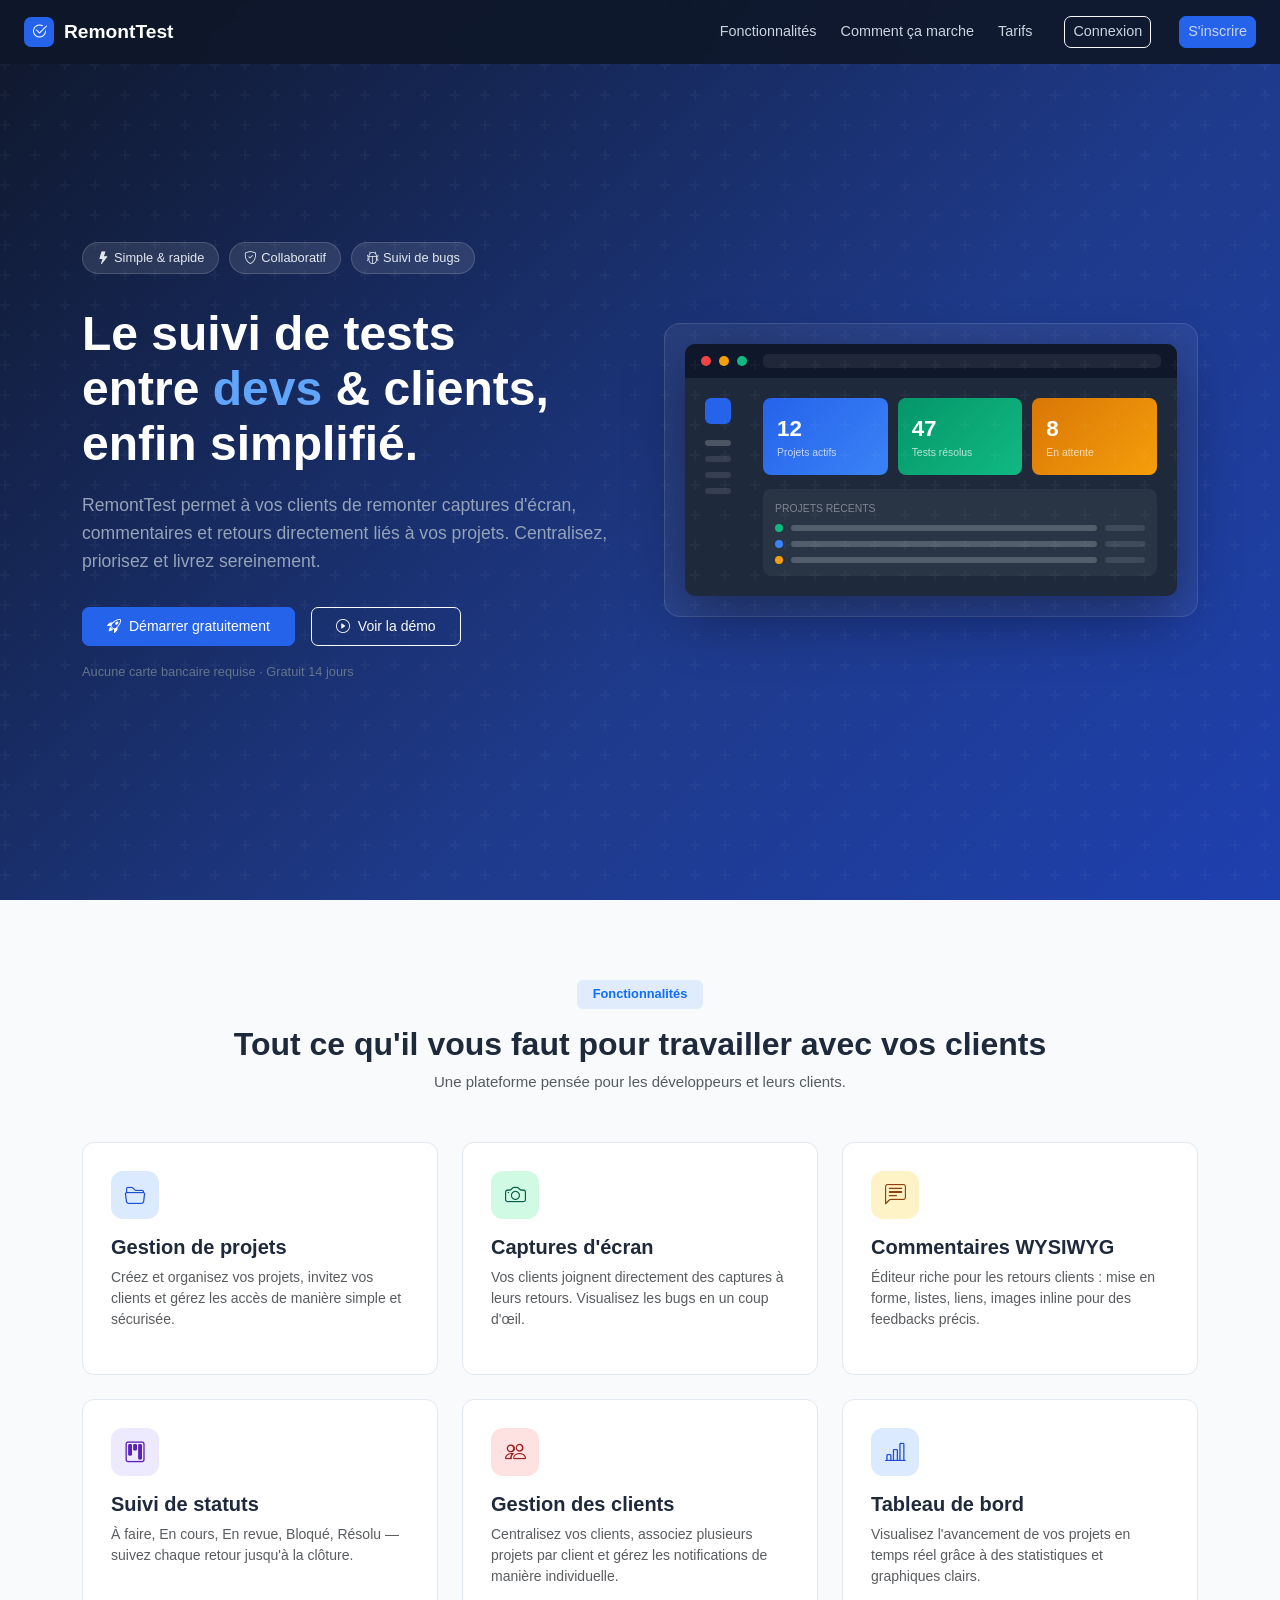
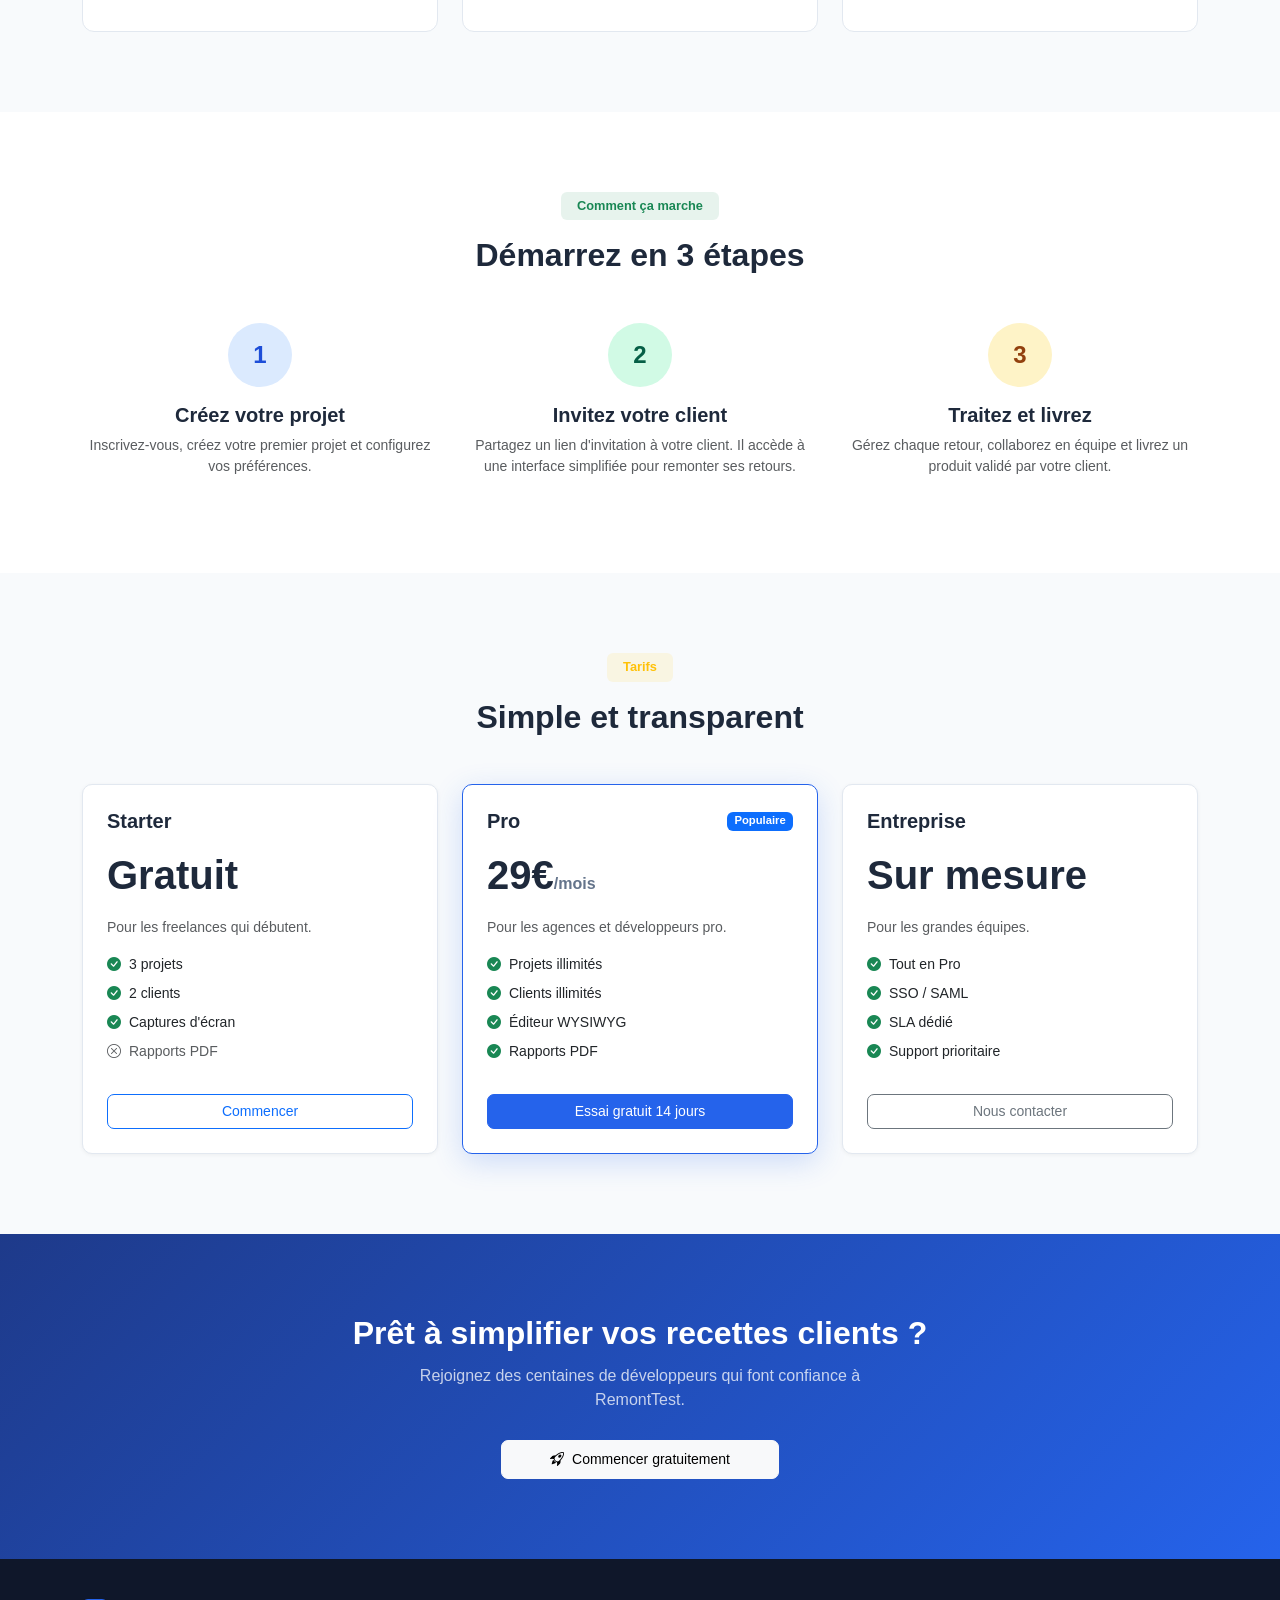
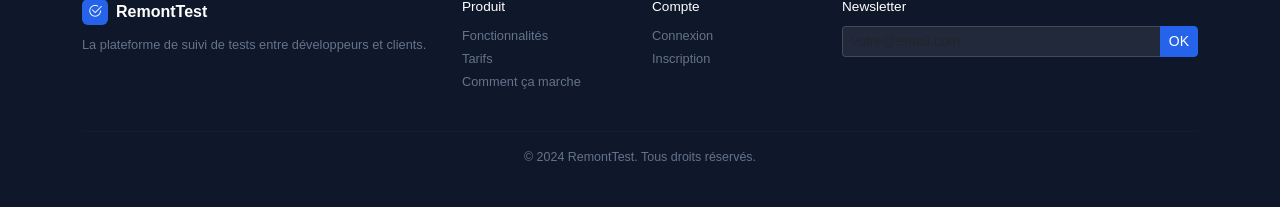
<file: index.html>
<!DOCTYPE html>
<html lang="fr">
<head>
  <meta charset="UTF-8" />
  <meta name="viewport" content="width=device-width, initial-scale=1.0" />
  <title>RemontTest — Suivi de tests collaboratif</title>
  <link rel="stylesheet" href="https://cdn.jsdelivr.net/npm/bootstrap@5.3.3/dist/css/bootstrap.min.css" />
  <link rel="stylesheet" href="https://cdn.jsdelivr.net/npm/bootstrap-icons@1.11.3/font/bootstrap-icons.min.css" />
  <link rel="stylesheet" href="css/style.css" />
</head>
<body style="background:#fff;">

  <!-- ==============================
       NAVBAR
  ============================== -->
  <nav class="landing-nav">
    <a href="index.html" class="brand">
      <span class="brand-icon" style="width:30px;height:30px;background:var(--brand-primary);border-radius:7px;display:flex;align-items:center;justify-content:center;">
        <i class="bi bi-check2-circle" style="color:#fff;font-size:1rem;"></i>
      </span>
      RemontTest
    </a>
    <div class="nav-links">
      <a href="#features">Fonctionnalités</a>
      <a href="#how">Comment ça marche</a>
      <a href="#pricing">Tarifs</a>
      <a href="login.html" class="btn btn-sm btn-outline-light ms-2">Connexion</a>
      <a href="register.html" class="btn btn-sm btn-primary ms-1">S'inscrire</a>
    </div>
  </nav>

  <!-- ==============================
       HERO
  ============================== -->
  <section class="hero-section">
    <div class="container">
      <div class="row align-items-center g-5">
        <div class="col-lg-6 hero-content">
          <div class="hero-badges">
            <span class="hero-badge"><i class="bi bi-lightning-fill me-1"></i>Simple &amp; rapide</span>
            <span class="hero-badge"><i class="bi bi-shield-check me-1"></i>Collaboratif</span>
            <span class="hero-badge"><i class="bi bi-bug me-1"></i>Suivi de bugs</span>
          </div>
          <h1 class="hero-title">Le suivi de tests<br />entre <span>devs</span> &amp; clients,<br />enfin simplifié.</h1>
          <p class="hero-sub">
            RemontTest permet à vos clients de remonter captures d'écran, commentaires et retours directement liés à vos projets. Centralisez, priorisez et livrez sereinement.
          </p>
          <div class="d-flex gap-3 flex-wrap">
            <a href="register.html" class="btn btn-primary btn-lg px-4">
              <i class="bi bi-rocket-takeoff me-2"></i>Démarrer gratuitement
            </a>
            <a href="#how" class="btn btn-lg btn-outline-light px-4">
              <i class="bi bi-play-circle me-2"></i>Voir la démo
            </a>
          </div>
          <p class="mt-3" style="color:#64748b;font-size:0.8rem;">Aucune carte bancaire requise · Gratuit 14 jours</p>
        </div>
        <div class="col-lg-6 d-none d-lg-block">
          <!-- Mock app screenshot -->
          <div style="background:rgba(255,255,255,.06);border:1px solid rgba(255,255,255,.12);border-radius:16px;padding:20px;">
            <div style="background:#1e293b;border-radius:10px;overflow:hidden;box-shadow:0 20px 60px rgba(0,0,0,.4);">
              <!-- Fake topbar -->
              <div style="background:#0f172a;padding:10px 16px;display:flex;align-items:center;gap:8px;">
                <span style="width:10px;height:10px;border-radius:50%;background:#ef4444;display:inline-block;"></span>
                <span style="width:10px;height:10px;border-radius:50%;background:#f59e0b;display:inline-block;"></span>
                <span style="width:10px;height:10px;border-radius:50%;background:#10b981;display:inline-block;"></span>
                <span style="flex:1;background:rgba(255,255,255,.07);border-radius:5px;height:14px;margin-left:8px;"></span>
              </div>
              <!-- Fake content -->
              <div style="padding:20px;display:flex;gap:16px;">
                <!-- Fake sidebar -->
                <div style="width:42px;flex-shrink:0;">
                  <div style="width:26px;height:26px;background:var(--brand-primary);border-radius:6px;margin-bottom:16px;"></div>
                  <div style="width:26px;height:6px;background:rgba(255,255,255,.2);border-radius:3px;margin-bottom:10px;"></div>
                  <div style="width:26px;height:6px;background:rgba(255,255,255,.1);border-radius:3px;margin-bottom:10px;"></div>
                  <div style="width:26px;height:6px;background:rgba(255,255,255,.1);border-radius:3px;margin-bottom:10px;"></div>
                  <div style="width:26px;height:6px;background:rgba(255,255,255,.1);border-radius:3px;margin-bottom:10px;"></div>
                </div>
                <!-- Fake main -->
                <div style="flex:1;">
                  <div style="display:flex;gap:10px;margin-bottom:14px;">
                    <div style="flex:1;background:linear-gradient(135deg,#2563eb,#3b82f6);border-radius:8px;padding:14px;">
                      <div style="font-size:1.4rem;font-weight:700;color:#fff;">12</div>
                      <div style="font-size:0.65rem;color:rgba(255,255,255,.7);">Projets actifs</div>
                    </div>
                    <div style="flex:1;background:linear-gradient(135deg,#059669,#10b981);border-radius:8px;padding:14px;">
                      <div style="font-size:1.4rem;font-weight:700;color:#fff;">47</div>
                      <div style="font-size:0.65rem;color:rgba(255,255,255,.7);">Tests résolus</div>
                    </div>
                    <div style="flex:1;background:linear-gradient(135deg,#d97706,#f59e0b);border-radius:8px;padding:14px;">
                      <div style="font-size:1.4rem;font-weight:700;color:#fff;">8</div>
                      <div style="font-size:0.65rem;color:rgba(255,255,255,.7);">En attente</div>
                    </div>
                  </div>
                  <!-- Fake table rows -->
                  <div style="background:rgba(255,255,255,.05);border-radius:8px;padding:12px;">
                    <div style="font-size:0.65rem;color:rgba(255,255,255,.4);margin-bottom:8px;">PROJETS RÉCENTS</div>
                    <div style="display:flex;align-items:center;gap:8px;margin-bottom:8px;">
                      <div style="width:8px;height:8px;border-radius:50%;background:#10b981;"></div>
                      <div style="flex:1;height:6px;background:rgba(255,255,255,.2);border-radius:3px;"></div>
                      <div style="width:40px;height:6px;background:rgba(255,255,255,.1);border-radius:3px;"></div>
                    </div>
                    <div style="display:flex;align-items:center;gap:8px;margin-bottom:8px;">
                      <div style="width:8px;height:8px;border-radius:50%;background:#3b82f6;"></div>
                      <div style="flex:1;height:6px;background:rgba(255,255,255,.2);border-radius:3px;"></div>
                      <div style="width:40px;height:6px;background:rgba(255,255,255,.1);border-radius:3px;"></div>
                    </div>
                    <div style="display:flex;align-items:center;gap:8px;">
                      <div style="width:8px;height:8px;border-radius:50%;background:#f59e0b;"></div>
                      <div style="flex:1;height:6px;background:rgba(255,255,255,.2);border-radius:3px;"></div>
                      <div style="width:40px;height:6px;background:rgba(255,255,255,.1);border-radius:3px;"></div>
                    </div>
                  </div>
                </div>
              </div>
            </div>
          </div>
        </div>
      </div>
    </div>
  </section>

  <!-- ==============================
       FEATURES
  ============================== -->
  <section id="features" class="feature-section">
    <div class="container">
      <div class="text-center mb-5">
        <span class="badge bg-primary bg-opacity-10 text-primary px-3 py-2 mb-3" style="font-size:.8rem;">Fonctionnalités</span>
        <h2 style="font-size:2rem;font-weight:700;color:#1e293b;">Tout ce qu'il vous faut pour travailler avec vos clients</h2>
        <p class="text-muted mt-2">Une plateforme pensée pour les développeurs et leurs clients.</p>
      </div>
      <div class="row g-4">
        <div class="col-md-6 col-lg-4">
          <div class="feature-card">
            <div class="feature-icon fi-blue"><i class="bi bi-folder2-open"></i></div>
            <h5 style="font-weight:700;color:#1e293b;">Gestion de projets</h5>
            <p class="text-muted" style="font-size:.875rem;">Créez et organisez vos projets, invitez vos clients et gérez les accès de manière simple et sécurisée.</p>
          </div>
        </div>
        <div class="col-md-6 col-lg-4">
          <div class="feature-card">
            <div class="feature-icon fi-green"><i class="bi bi-camera"></i></div>
            <h5 style="font-weight:700;color:#1e293b;">Captures d'écran</h5>
            <p class="text-muted" style="font-size:.875rem;">Vos clients joignent directement des captures à leurs retours. Visualisez les bugs en un coup d'œil.</p>
          </div>
        </div>
        <div class="col-md-6 col-lg-4">
          <div class="feature-card">
            <div class="feature-icon fi-orange"><i class="bi bi-chat-left-text"></i></div>
            <h5 style="font-weight:700;color:#1e293b;">Commentaires WYSIWYG</h5>
            <p class="text-muted" style="font-size:.875rem;">Éditeur riche pour les retours clients : mise en forme, listes, liens, images inline pour des feedbacks précis.</p>
          </div>
        </div>
        <div class="col-md-6 col-lg-4">
          <div class="feature-card">
            <div class="feature-icon fi-purple"><i class="bi bi-kanban"></i></div>
            <h5 style="font-weight:700;color:#1e293b;">Suivi de statuts</h5>
            <p class="text-muted" style="font-size:.875rem;">À faire, En cours, En revue, Bloqué, Résolu — suivez chaque retour jusqu'à la clôture.</p>
          </div>
        </div>
        <div class="col-md-6 col-lg-4">
          <div class="feature-card">
            <div class="feature-icon fi-red"><i class="bi bi-people"></i></div>
            <h5 style="font-weight:700;color:#1e293b;">Gestion des clients</h5>
            <p class="text-muted" style="font-size:.875rem;">Centralisez vos clients, associez plusieurs projets par client et gérez les notifications de manière individuelle.</p>
          </div>
        </div>
        <div class="col-md-6 col-lg-4">
          <div class="feature-card">
            <div class="feature-icon fi-blue"><i class="bi bi-bar-chart-line"></i></div>
            <h5 style="font-weight:700;color:#1e293b;">Tableau de bord</h5>
            <p class="text-muted" style="font-size:.875rem;">Visualisez l'avancement de vos projets en temps réel grâce à des statistiques et graphiques clairs.</p>
          </div>
        </div>
      </div>
    </div>
  </section>

  <!-- ==============================
       HOW IT WORKS
  ============================== -->
  <section id="how" style="padding:80px 0;background:#fff;">
    <div class="container">
      <div class="text-center mb-5">
        <span class="badge bg-success bg-opacity-10 text-success px-3 py-2 mb-3" style="font-size:.8rem;">Comment ça marche</span>
        <h2 style="font-size:2rem;font-weight:700;color:#1e293b;">Démarrez en 3 étapes</h2>
      </div>
      <div class="row g-4 align-items-center">
        <div class="col-md-4 text-center">
          <div style="width:64px;height:64px;background:#dbeafe;color:#1d4ed8;border-radius:50%;display:flex;align-items:center;justify-content:center;font-size:1.5rem;font-weight:700;margin:0 auto 16px;">1</div>
          <h5 style="font-weight:700;color:#1e293b;">Créez votre projet</h5>
          <p class="text-muted" style="font-size:.875rem;">Inscrivez-vous, créez votre premier projet et configurez vos préférences.</p>
        </div>
        <div class="col-md-4 text-center">
          <div style="width:64px;height:64px;background:#d1fae5;color:#065f46;border-radius:50%;display:flex;align-items:center;justify-content:center;font-size:1.5rem;font-weight:700;margin:0 auto 16px;">2</div>
          <h5 style="font-weight:700;color:#1e293b;">Invitez votre client</h5>
          <p class="text-muted" style="font-size:.875rem;">Partagez un lien d'invitation à votre client. Il accède à une interface simplifiée pour remonter ses retours.</p>
        </div>
        <div class="col-md-4 text-center">
          <div style="width:64px;height:64px;background:#fef3c7;color:#92400e;border-radius:50%;display:flex;align-items:center;justify-content:center;font-size:1.5rem;font-weight:700;margin:0 auto 16px;">3</div>
          <h5 style="font-weight:700;color:#1e293b;">Traitez et livrez</h5>
          <p class="text-muted" style="font-size:.875rem;">Gérez chaque retour, collaborez en équipe et livrez un produit validé par votre client.</p>
        </div>
      </div>
    </div>
  </section>

  <!-- ==============================
       PRICING
  ============================== -->
  <section id="pricing" style="padding:80px 0;background:#f8fafc;">
    <div class="container">
      <div class="text-center mb-5">
        <span class="badge bg-warning bg-opacity-10 text-warning px-3 py-2 mb-3" style="font-size:.8rem;">Tarifs</span>
        <h2 style="font-size:2rem;font-weight:700;color:#1e293b;">Simple et transparent</h2>
      </div>
      <div class="row g-4 justify-content-center">
        <div class="col-md-4">
          <div class="card h-100">
            <div class="card-body p-4">
              <h5 style="font-weight:700;color:#1e293b;">Starter</h5>
              <div style="font-size:2.5rem;font-weight:700;color:#1e293b;margin:12px 0;">Gratuit</div>
              <p class="text-muted" style="font-size:.875rem;">Pour les freelances qui débutent.</p>
              <ul class="list-unstyled mt-3" style="font-size:.875rem;">
                <li class="mb-2"><i class="bi bi-check-circle-fill text-success me-2"></i>3 projets</li>
                <li class="mb-2"><i class="bi bi-check-circle-fill text-success me-2"></i>2 clients</li>
                <li class="mb-2"><i class="bi bi-check-circle-fill text-success me-2"></i>Captures d'écran</li>
                <li class="mb-2 text-muted"><i class="bi bi-x-circle me-2"></i>Rapports PDF</li>
              </ul>
              <a href="register.html" class="btn btn-outline-primary w-100 mt-3">Commencer</a>
            </div>
          </div>
        </div>
        <div class="col-md-4">
          <div class="card h-100" style="border-color:var(--brand-primary);box-shadow:0 8px 30px rgba(37,99,235,.2);">
            <div class="card-body p-4">
              <div class="d-flex align-items-center justify-content-between mb-1">
                <h5 style="font-weight:700;color:#1e293b;margin:0;">Pro</h5>
                <span class="badge bg-primary">Populaire</span>
              </div>
              <div style="font-size:2.5rem;font-weight:700;color:#1e293b;margin:12px 0;">29€<span style="font-size:1rem;color:#64748b;">/mois</span></div>
              <p class="text-muted" style="font-size:.875rem;">Pour les agences et développeurs pro.</p>
              <ul class="list-unstyled mt-3" style="font-size:.875rem;">
                <li class="mb-2"><i class="bi bi-check-circle-fill text-success me-2"></i>Projets illimités</li>
                <li class="mb-2"><i class="bi bi-check-circle-fill text-success me-2"></i>Clients illimités</li>
                <li class="mb-2"><i class="bi bi-check-circle-fill text-success me-2"></i>Éditeur WYSIWYG</li>
                <li class="mb-2"><i class="bi bi-check-circle-fill text-success me-2"></i>Rapports PDF</li>
              </ul>
              <a href="register.html" class="btn btn-primary w-100 mt-3">Essai gratuit 14 jours</a>
            </div>
          </div>
        </div>
        <div class="col-md-4">
          <div class="card h-100">
            <div class="card-body p-4">
              <h5 style="font-weight:700;color:#1e293b;">Entreprise</h5>
              <div style="font-size:2.5rem;font-weight:700;color:#1e293b;margin:12px 0;">Sur mesure</div>
              <p class="text-muted" style="font-size:.875rem;">Pour les grandes équipes.</p>
              <ul class="list-unstyled mt-3" style="font-size:.875rem;">
                <li class="mb-2"><i class="bi bi-check-circle-fill text-success me-2"></i>Tout en Pro</li>
                <li class="mb-2"><i class="bi bi-check-circle-fill text-success me-2"></i>SSO / SAML</li>
                <li class="mb-2"><i class="bi bi-check-circle-fill text-success me-2"></i>SLA dédié</li>
                <li class="mb-2"><i class="bi bi-check-circle-fill text-success me-2"></i>Support prioritaire</li>
              </ul>
              <a href="#" class="btn btn-outline-secondary w-100 mt-3">Nous contacter</a>
            </div>
          </div>
        </div>
      </div>
    </div>
  </section>

  <!-- ==============================
       CTA
  ============================== -->
  <section class="cta-section">
    <div class="container">
      <h2 style="font-size:2rem;font-weight:700;color:#fff;margin-bottom:12px;">Prêt à simplifier vos recettes clients ?</h2>
      <p style="color:rgba(255,255,255,.75);max-width:500px;margin:0 auto 28px;font-size:1rem;">Rejoignez des centaines de développeurs qui font confiance à RemontTest.</p>
      <a href="register.html" class="btn btn-light btn-lg px-5">
        <i class="bi bi-rocket-takeoff me-2"></i>Commencer gratuitement
      </a>
    </div>
  </section>

  <!-- ==============================
       FOOTER
  ============================== -->
  <footer class="landing-footer">
    <div class="container">
      <div class="row g-4">
        <div class="col-md-4">
          <div style="display:flex;align-items:center;gap:8px;color:#fff;font-weight:700;font-size:1rem;margin-bottom:10px;">
            <span style="width:26px;height:26px;background:var(--brand-primary);border-radius:6px;display:flex;align-items:center;justify-content:center;">
              <i class="bi bi-check2-circle" style="font-size:.9rem;"></i>
            </span>
            RemontTest
          </div>
          <p style="font-size:.8rem;">La plateforme de suivi de tests entre développeurs et clients.</p>
        </div>
        <div class="col-md-2">
          <h6 style="color:#fff;font-size:.85rem;margin-bottom:10px;">Produit</h6>
          <ul class="list-unstyled" style="font-size:.8rem;">
            <li class="mb-1"><a href="#features" style="color:#64748b;text-decoration:none;">Fonctionnalités</a></li>
            <li class="mb-1"><a href="#pricing" style="color:#64748b;text-decoration:none;">Tarifs</a></li>
            <li class="mb-1"><a href="#how" style="color:#64748b;text-decoration:none;">Comment ça marche</a></li>
          </ul>
        </div>
        <div class="col-md-2">
          <h6 style="color:#fff;font-size:.85rem;margin-bottom:10px;">Compte</h6>
          <ul class="list-unstyled" style="font-size:.8rem;">
            <li class="mb-1"><a href="login.html" style="color:#64748b;text-decoration:none;">Connexion</a></li>
            <li class="mb-1"><a href="register.html" style="color:#64748b;text-decoration:none;">Inscription</a></li>
          </ul>
        </div>
        <div class="col-md-4">
          <h6 style="color:#fff;font-size:.85rem;margin-bottom:10px;">Newsletter</h6>
          <div class="input-group input-group-sm">
            <input type="email" class="form-control" placeholder="votre@email.com" style="background:rgba(255,255,255,.08);border-color:rgba(255,255,255,.15);color:#fff;" />
            <button class="btn btn-primary">OK</button>
          </div>
        </div>
      </div>
      <hr style="border-color:rgba(255,255,255,.08);margin:24px 0 16px;" />
      <p style="font-size:.78rem;text-align:center;">© 2024 RemontTest. Tous droits réservés.</p>
    </div>
  </footer>

  <script src="https://cdn.jsdelivr.net/npm/bootstrap@5.3.3/dist/js/bootstrap.bundle.min.js"></script>
</body>
</html>
</file>
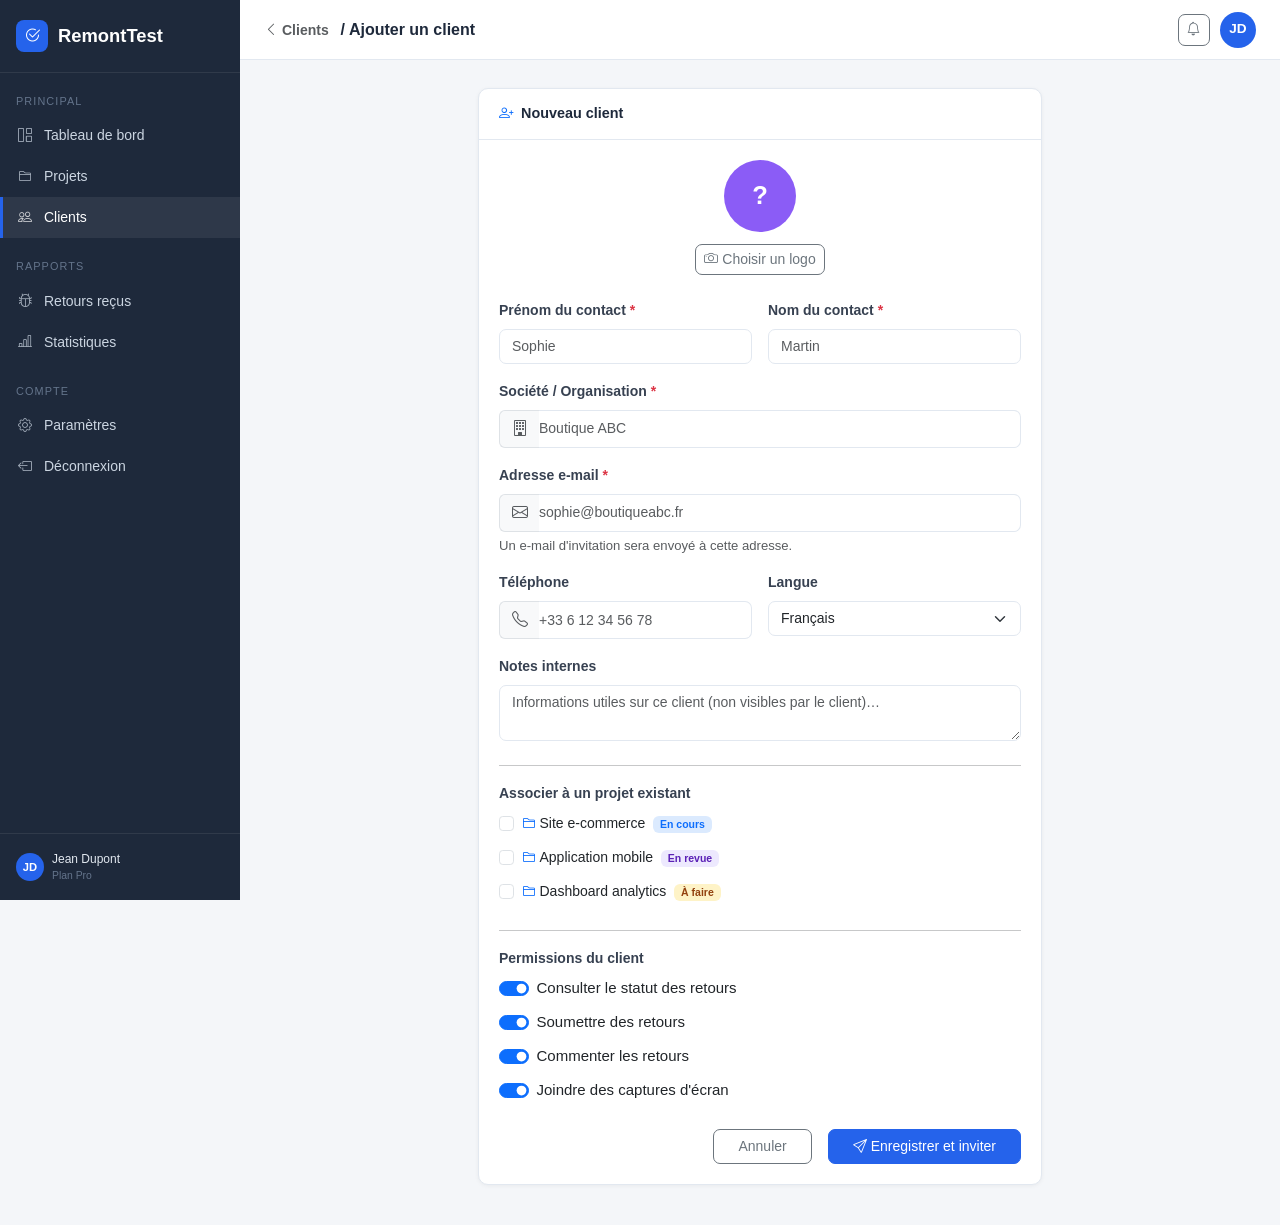
<file: client-add.html>
<!DOCTYPE html>
<html lang="fr">
<head>
  <meta charset="UTF-8" />
  <meta name="viewport" content="width=device-width, initial-scale=1.0" />
  <title>Ajouter un client — RemontTest</title>
  <link rel="stylesheet" href="https://cdn.jsdelivr.net/npm/bootstrap@5.3.3/dist/css/bootstrap.min.css" />
  <link rel="stylesheet" href="https://cdn.jsdelivr.net/npm/bootstrap-icons@1.11.3/font/bootstrap-icons.min.css" />
  <link rel="stylesheet" href="css/style.css" />
</head>
<body>

<div class="app-wrapper">

  <!-- SIDEBAR -->
  <aside class="sidebar">
    <a href="dashboard.html" class="sidebar-brand">
      <span class="brand-icon"><i class="bi bi-check2-circle"></i></span>
      <span>RemontTest</span>
    </a>
    <div class="sidebar-section-label">Principal</div>
    <ul class="sidebar-nav">
      <li><a href="dashboard.html"><i class="bi bi-grid-1x2 nav-icon"></i><span>Tableau de bord</span></a></li>
      <li><a href="projects.html"><i class="bi bi-folder2 nav-icon"></i><span>Projets</span></a></li>
      <li><a href="clients.html" class="active"><i class="bi bi-people nav-icon"></i><span>Clients</span></a></li>
    </ul>
    <div class="sidebar-section-label">Rapports</div>
    <ul class="sidebar-nav">
      <li><a href="test-report.html"><i class="bi bi-bug nav-icon"></i><span>Retours reçus</span></a></li>
      <li><a href="#"><i class="bi bi-bar-chart-line nav-icon"></i><span>Statistiques</span></a></li>
    </ul>
    <div class="sidebar-section-label">Compte</div>
    <ul class="sidebar-nav">
      <li><a href="#"><i class="bi bi-gear nav-icon"></i><span>Paramètres</span></a></li>
      <li><a href="login.html"><i class="bi bi-box-arrow-left nav-icon"></i><span>Déconnexion</span></a></li>
    </ul>
    <div class="sidebar-footer">
      <div class="d-flex align-items-center gap-2">
        <div class="avatar" style="width:28px;height:28px;font-size:.7rem;">JD</div>
        <div><div style="font-size:.75rem;color:#e2e8f0;">Jean Dupont</div><div style="font-size:.65rem;color:#64748b;">Plan Pro</div></div>
      </div>
    </div>
  </aside>

  <!-- MAIN -->
  <div class="main-content">
    <header class="topbar">
      <div class="topbar-title">
        <a href="clients.html" class="text-muted me-2" style="font-size:.875rem;text-decoration:none;">
          <i class="bi bi-chevron-left me-1"></i>Clients
        </a>
        / Ajouter un client
      </div>
      <div class="topbar-actions">
        <button class="btn btn-sm btn-outline-secondary btn-icon"><i class="bi bi-bell"></i></button>
        <div class="avatar">JD</div>
      </div>
    </header>

    <div class="page-body">
      <div class="row justify-content-center">
        <div class="col-lg-8 col-xl-7">

          <div class="card">
            <div class="card-header"><i class="bi bi-person-plus me-2 text-primary"></i>Nouveau client</div>
            <div class="card-body">
              <form novalidate>

                <!-- Avatar preview -->
                <div class="text-center mb-4">
                  <div class="avatar" style="width:72px;height:72px;font-size:1.6rem;margin:0 auto 12px;background:#8b5cf6;">?</div>
                  <button type="button" class="btn btn-sm btn-outline-secondary">
                    <i class="bi bi-camera me-1"></i>Choisir un logo
                  </button>
                </div>

                <div class="row g-3 mb-3">
                  <div class="col-md-6">
                    <label class="form-label" for="cli-firstname">Prénom du contact <span class="text-danger">*</span></label>
                    <input id="cli-firstname" type="text" class="form-control" placeholder="Sophie" required />
                  </div>
                  <div class="col-md-6">
                    <label class="form-label" for="cli-lastname">Nom du contact <span class="text-danger">*</span></label>
                    <input id="cli-lastname" type="text" class="form-control" placeholder="Martin" required />
                  </div>
                </div>

                <div class="mb-3">
                  <label class="form-label" for="cli-company">Société / Organisation <span class="text-danger">*</span></label>
                  <div class="input-group">
                    <span class="input-group-text bg-light border-end-0"><i class="bi bi-building text-muted"></i></span>
                    <input id="cli-company" type="text" class="form-control border-start-0 ps-0"
                           placeholder="Boutique ABC" required />
                  </div>
                </div>

                <div class="mb-3">
                  <label class="form-label" for="cli-email">Adresse e-mail <span class="text-danger">*</span></label>
                  <div class="input-group">
                    <span class="input-group-text bg-light border-end-0"><i class="bi bi-envelope text-muted"></i></span>
                    <input id="cli-email" type="email" class="form-control border-start-0 ps-0"
                           placeholder="sophie@boutiqueabc.fr" required />
                  </div>
                  <div class="form-text">Un e-mail d'invitation sera envoyé à cette adresse.</div>
                </div>

                <div class="row g-3 mb-3">
                  <div class="col-md-6">
                    <label class="form-label" for="cli-phone">Téléphone</label>
                    <div class="input-group">
                      <span class="input-group-text bg-light border-end-0"><i class="bi bi-telephone text-muted"></i></span>
                      <input id="cli-phone" type="tel" class="form-control border-start-0 ps-0"
                             placeholder="+33 6 12 34 56 78" />
                    </div>
                  </div>
                  <div class="col-md-6">
                    <label class="form-label" for="cli-lang">Langue</label>
                    <select id="cli-lang" class="form-select">
                      <option value="fr" selected>Français</option>
                      <option value="en">English</option>
                      <option value="es">Español</option>
                      <option value="de">Deutsch</option>
                    </select>
                  </div>
                </div>

                <div class="mb-4">
                  <label class="form-label" for="cli-note">Notes internes</label>
                  <textarea id="cli-note" class="form-control" rows="2"
                    placeholder="Informations utiles sur ce client (non visibles par le client)…"></textarea>
                </div>

                <hr />

                <!-- Project association -->
                <div class="mb-4">
                  <label class="form-label">Associer à un projet existant</label>
                  <div class="d-flex flex-column gap-2">
                    <div class="form-check">
                      <input type="checkbox" class="form-check-input" id="p1" />
                      <label class="form-check-label" for="p1" style="font-size:.875rem;">
                        <i class="bi bi-folder2 text-primary me-1"></i>Site e-commerce
                        <span class="badge bg-progress-10 text-primary ms-1" style="background:#dbeafe;">En cours</span>
                      </label>
                    </div>
                    <div class="form-check">
                      <input type="checkbox" class="form-check-input" id="p2" />
                      <label class="form-check-label" for="p2" style="font-size:.875rem;">
                        <i class="bi bi-folder2 text-primary me-1"></i>Application mobile
                        <span class="badge ms-1" style="background:#ede9fe;color:#5b21b6;">En revue</span>
                      </label>
                    </div>
                    <div class="form-check">
                      <input type="checkbox" class="form-check-input" id="p3" />
                      <label class="form-check-label" for="p3" style="font-size:.875rem;">
                        <i class="bi bi-folder2 text-primary me-1"></i>Dashboard analytics
                        <span class="badge ms-1" style="background:#fef3c7;color:#92400e;">À faire</span>
                      </label>
                    </div>
                  </div>
                </div>

                <hr />

                <!-- Permissions -->
                <div class="mb-4">
                  <label class="form-label">Permissions du client</label>
                  <div class="d-flex flex-column gap-2">
                    <div class="form-check form-switch">
                      <input type="checkbox" class="form-check-input" id="perm-view" checked />
                      <label class="form-check-label" for="perm-view">Consulter le statut des retours</label>
                    </div>
                    <div class="form-check form-switch">
                      <input type="checkbox" class="form-check-input" id="perm-add" checked />
                      <label class="form-check-label" for="perm-add">Soumettre des retours</label>
                    </div>
                    <div class="form-check form-switch">
                      <input type="checkbox" class="form-check-input" id="perm-comment" checked />
                      <label class="form-check-label" for="perm-comment">Commenter les retours</label>
                    </div>
                    <div class="form-check form-switch">
                      <input type="checkbox" class="form-check-input" id="perm-screenshot" checked />
                      <label class="form-check-label" for="perm-screenshot">Joindre des captures d'écran</label>
                    </div>
                  </div>
                </div>

                <div class="d-flex gap-3 justify-content-end">
                  <a href="clients.html" class="btn btn-outline-secondary px-4">Annuler</a>
                  <button type="submit" class="btn btn-primary px-4">
                    <i class="bi bi-send me-1"></i>Enregistrer et inviter
                  </button>
                </div>

              </form>
            </div>
          </div>

        </div>
      </div>
    </div>
  </div>
</div>

<script src="https://cdn.jsdelivr.net/npm/bootstrap@5.3.3/dist/js/bootstrap.bundle.min.js"></script>
</body>
</html>
</file>
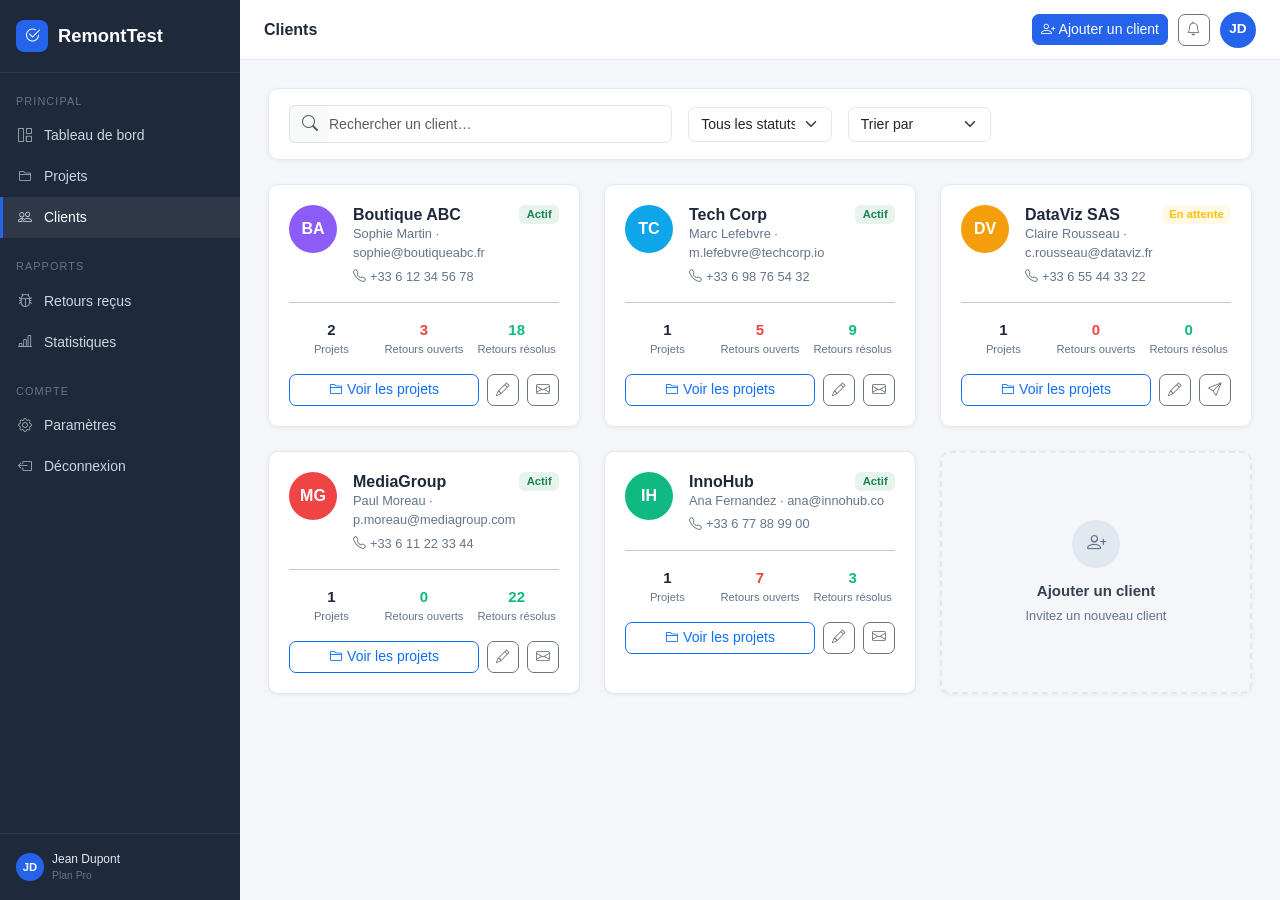
<file: clients.html>
<!DOCTYPE html>
<html lang="fr">
<head>
  <meta charset="UTF-8" />
  <meta name="viewport" content="width=device-width, initial-scale=1.0" />
  <title>Clients — RemontTest</title>
  <link rel="stylesheet" href="https://cdn.jsdelivr.net/npm/bootstrap@5.3.3/dist/css/bootstrap.min.css" />
  <link rel="stylesheet" href="https://cdn.jsdelivr.net/npm/bootstrap-icons@1.11.3/font/bootstrap-icons.min.css" />
  <link rel="stylesheet" href="css/style.css" />
</head>
<body>

<div class="app-wrapper">

  <!-- SIDEBAR -->
  <aside class="sidebar">
    <a href="dashboard.html" class="sidebar-brand">
      <span class="brand-icon"><i class="bi bi-check2-circle"></i></span>
      <span>RemontTest</span>
    </a>
    <div class="sidebar-section-label">Principal</div>
    <ul class="sidebar-nav">
      <li><a href="dashboard.html"><i class="bi bi-grid-1x2 nav-icon"></i><span>Tableau de bord</span></a></li>
      <li><a href="projects.html"><i class="bi bi-folder2 nav-icon"></i><span>Projets</span></a></li>
      <li><a href="clients.html" class="active"><i class="bi bi-people nav-icon"></i><span>Clients</span></a></li>
    </ul>
    <div class="sidebar-section-label">Rapports</div>
    <ul class="sidebar-nav">
      <li><a href="test-report.html"><i class="bi bi-bug nav-icon"></i><span>Retours reçus</span></a></li>
      <li><a href="#"><i class="bi bi-bar-chart-line nav-icon"></i><span>Statistiques</span></a></li>
    </ul>
    <div class="sidebar-section-label">Compte</div>
    <ul class="sidebar-nav">
      <li><a href="#"><i class="bi bi-gear nav-icon"></i><span>Paramètres</span></a></li>
      <li><a href="login.html"><i class="bi bi-box-arrow-left nav-icon"></i><span>Déconnexion</span></a></li>
    </ul>
    <div class="sidebar-footer">
      <div class="d-flex align-items-center gap-2">
        <div class="avatar" style="width:28px;height:28px;font-size:.7rem;">JD</div>
        <div><div style="font-size:.75rem;color:#e2e8f0;">Jean Dupont</div><div style="font-size:.65rem;color:#64748b;">Plan Pro</div></div>
      </div>
    </div>
  </aside>

  <!-- MAIN -->
  <div class="main-content">
    <header class="topbar">
      <div class="topbar-title">Clients</div>
      <div class="topbar-actions">
        <a href="client-add.html" class="btn btn-sm btn-primary">
          <i class="bi bi-person-plus me-1"></i>Ajouter un client
        </a>
        <button class="btn btn-sm btn-outline-secondary btn-icon"><i class="bi bi-bell"></i></button>
        <div class="avatar">JD</div>
      </div>
    </header>

    <div class="page-body">

      <!-- Search + filter bar -->
      <div class="card mb-4">
        <div class="card-body py-3">
          <div class="row g-3 align-items-center">
            <div class="col-md-5">
              <div class="input-group">
                <span class="input-group-text bg-light border-end-0"><i class="bi bi-search text-muted"></i></span>
                <input type="text" class="form-control border-start-0 ps-0" placeholder="Rechercher un client…" />
              </div>
            </div>
            <div class="col-md-2">
              <select class="form-select">
                <option value="">Tous les statuts</option>
                <option>Actif</option>
                <option>Inactif</option>
                <option>En attente</option>
              </select>
            </div>
            <div class="col-md-2">
              <select class="form-select">
                <option value="">Trier par</option>
                <option>Nom</option>
                <option>Projets</option>
                <option>Date d'ajout</option>
              </select>
            </div>
          </div>
        </div>
      </div>

      <!-- Client cards grid -->
      <div class="row g-4 mb-4">

        <!-- Client card -->
        <div class="col-md-6 col-xl-4">
          <div class="card h-100">
            <div class="card-body">
              <div class="d-flex align-items-start gap-3">
                <div class="avatar" style="width:48px;height:48px;font-size:1rem;background:#8b5cf6;flex-shrink:0;">BA</div>
                <div class="flex-grow-1 min-width-0">
                  <div class="d-flex align-items-center justify-content-between">
                    <h6 style="font-weight:700;color:#1e293b;margin:0;">Boutique ABC</h6>
                    <span class="badge bg-success bg-opacity-10 text-success">Actif</span>
                  </div>
                  <div style="font-size:.8rem;color:#64748b;">Sophie Martin · sophie@boutiqueabc.fr</div>
                  <div style="font-size:.8rem;color:#64748b;margin-top:4px;"><i class="bi bi-telephone me-1"></i>+33 6 12 34 56 78</div>
                </div>
              </div>
              <hr class="my-3" />
              <div class="row text-center g-2">
                <div class="col-4">
                  <div style="font-weight:700;color:#1e293b;">2</div>
                  <div style="font-size:.7rem;color:#64748b;">Projets</div>
                </div>
                <div class="col-4">
                  <div style="font-weight:700;color:#ef4444;">3</div>
                  <div style="font-size:.7rem;color:#64748b;">Retours ouverts</div>
                </div>
                <div class="col-4">
                  <div style="font-weight:700;color:#10b981;">18</div>
                  <div style="font-size:.7rem;color:#64748b;">Retours résolus</div>
                </div>
              </div>
              <div class="d-flex gap-2 mt-3">
                <a href="project-detail.html" class="btn btn-sm btn-outline-primary flex-grow-1">
                  <i class="bi bi-folder2 me-1"></i>Voir les projets
                </a>
                <a href="client-add.html" class="btn btn-sm btn-outline-secondary btn-icon" title="Modifier"><i class="bi bi-pencil"></i></a>
                <button class="btn btn-sm btn-outline-secondary btn-icon" title="Envoyer un e-mail"><i class="bi bi-envelope"></i></button>
              </div>
            </div>
          </div>
        </div>

        <!-- Client card 2 -->
        <div class="col-md-6 col-xl-4">
          <div class="card h-100">
            <div class="card-body">
              <div class="d-flex align-items-start gap-3">
                <div class="avatar" style="width:48px;height:48px;font-size:1rem;background:#0ea5e9;flex-shrink:0;">TC</div>
                <div class="flex-grow-1 min-width-0">
                  <div class="d-flex align-items-center justify-content-between">
                    <h6 style="font-weight:700;color:#1e293b;margin:0;">Tech Corp</h6>
                    <span class="badge bg-success bg-opacity-10 text-success">Actif</span>
                  </div>
                  <div style="font-size:.8rem;color:#64748b;">Marc Lefebvre · m.lefebvre@techcorp.io</div>
                  <div style="font-size:.8rem;color:#64748b;margin-top:4px;"><i class="bi bi-telephone me-1"></i>+33 6 98 76 54 32</div>
                </div>
              </div>
              <hr class="my-3" />
              <div class="row text-center g-2">
                <div class="col-4">
                  <div style="font-weight:700;color:#1e293b;">1</div>
                  <div style="font-size:.7rem;color:#64748b;">Projets</div>
                </div>
                <div class="col-4">
                  <div style="font-weight:700;color:#ef4444;">5</div>
                  <div style="font-size:.7rem;color:#64748b;">Retours ouverts</div>
                </div>
                <div class="col-4">
                  <div style="font-weight:700;color:#10b981;">9</div>
                  <div style="font-size:.7rem;color:#64748b;">Retours résolus</div>
                </div>
              </div>
              <div class="d-flex gap-2 mt-3">
                <a href="project-detail.html" class="btn btn-sm btn-outline-primary flex-grow-1">
                  <i class="bi bi-folder2 me-1"></i>Voir les projets
                </a>
                <a href="client-add.html" class="btn btn-sm btn-outline-secondary btn-icon" title="Modifier"><i class="bi bi-pencil"></i></a>
                <button class="btn btn-sm btn-outline-secondary btn-icon" title="Envoyer un e-mail"><i class="bi bi-envelope"></i></button>
              </div>
            </div>
          </div>
        </div>

        <!-- Client card 3 -->
        <div class="col-md-6 col-xl-4">
          <div class="card h-100">
            <div class="card-body">
              <div class="d-flex align-items-start gap-3">
                <div class="avatar" style="width:48px;height:48px;font-size:1rem;background:#f59e0b;flex-shrink:0;">DV</div>
                <div class="flex-grow-1 min-width-0">
                  <div class="d-flex align-items-center justify-content-between">
                    <h6 style="font-weight:700;color:#1e293b;margin:0;">DataViz SAS</h6>
                    <span class="badge bg-warning bg-opacity-10 text-warning">En attente</span>
                  </div>
                  <div style="font-size:.8rem;color:#64748b;">Claire Rousseau · c.rousseau@dataviz.fr</div>
                  <div style="font-size:.8rem;color:#64748b;margin-top:4px;"><i class="bi bi-telephone me-1"></i>+33 6 55 44 33 22</div>
                </div>
              </div>
              <hr class="my-3" />
              <div class="row text-center g-2">
                <div class="col-4">
                  <div style="font-weight:700;color:#1e293b;">1</div>
                  <div style="font-size:.7rem;color:#64748b;">Projets</div>
                </div>
                <div class="col-4">
                  <div style="font-weight:700;color:#ef4444;">0</div>
                  <div style="font-size:.7rem;color:#64748b;">Retours ouverts</div>
                </div>
                <div class="col-4">
                  <div style="font-weight:700;color:#10b981;">0</div>
                  <div style="font-size:.7rem;color:#64748b;">Retours résolus</div>
                </div>
              </div>
              <div class="d-flex gap-2 mt-3">
                <a href="project-detail.html" class="btn btn-sm btn-outline-primary flex-grow-1">
                  <i class="bi bi-folder2 me-1"></i>Voir les projets
                </a>
                <a href="client-add.html" class="btn btn-sm btn-outline-secondary btn-icon" title="Modifier"><i class="bi bi-pencil"></i></a>
                <button class="btn btn-sm btn-outline-secondary btn-icon" title="Envoyer une invitation"><i class="bi bi-send"></i></button>
              </div>
            </div>
          </div>
        </div>

        <!-- Client card 4 -->
        <div class="col-md-6 col-xl-4">
          <div class="card h-100">
            <div class="card-body">
              <div class="d-flex align-items-start gap-3">
                <div class="avatar" style="width:48px;height:48px;font-size:1rem;background:#ef4444;flex-shrink:0;">MG</div>
                <div class="flex-grow-1 min-width-0">
                  <div class="d-flex align-items-center justify-content-between">
                    <h6 style="font-weight:700;color:#1e293b;margin:0;">MediaGroup</h6>
                    <span class="badge bg-success bg-opacity-10 text-success">Actif</span>
                  </div>
                  <div style="font-size:.8rem;color:#64748b;">Paul Moreau · p.moreau@mediagroup.com</div>
                  <div style="font-size:.8rem;color:#64748b;margin-top:4px;"><i class="bi bi-telephone me-1"></i>+33 6 11 22 33 44</div>
                </div>
              </div>
              <hr class="my-3" />
              <div class="row text-center g-2">
                <div class="col-4">
                  <div style="font-weight:700;color:#1e293b;">1</div>
                  <div style="font-size:.7rem;color:#64748b;">Projets</div>
                </div>
                <div class="col-4">
                  <div style="font-weight:700;color:#10b981;">0</div>
                  <div style="font-size:.7rem;color:#64748b;">Retours ouverts</div>
                </div>
                <div class="col-4">
                  <div style="font-weight:700;color:#10b981;">22</div>
                  <div style="font-size:.7rem;color:#64748b;">Retours résolus</div>
                </div>
              </div>
              <div class="d-flex gap-2 mt-3">
                <a href="project-detail.html" class="btn btn-sm btn-outline-primary flex-grow-1">
                  <i class="bi bi-folder2 me-1"></i>Voir les projets
                </a>
                <a href="client-add.html" class="btn btn-sm btn-outline-secondary btn-icon" title="Modifier"><i class="bi bi-pencil"></i></a>
                <button class="btn btn-sm btn-outline-secondary btn-icon" title="Envoyer un e-mail"><i class="bi bi-envelope"></i></button>
              </div>
            </div>
          </div>
        </div>

        <!-- Client card 5 -->
        <div class="col-md-6 col-xl-4">
          <div class="card h-100">
            <div class="card-body">
              <div class="d-flex align-items-start gap-3">
                <div class="avatar" style="width:48px;height:48px;font-size:1rem;background:#10b981;flex-shrink:0;">IH</div>
                <div class="flex-grow-1 min-width-0">
                  <div class="d-flex align-items-center justify-content-between">
                    <h6 style="font-weight:700;color:#1e293b;margin:0;">InnoHub</h6>
                    <span class="badge bg-success bg-opacity-10 text-success">Actif</span>
                  </div>
                  <div style="font-size:.8rem;color:#64748b;">Ana Fernandez · ana@innohub.co</div>
                  <div style="font-size:.8rem;color:#64748b;margin-top:4px;"><i class="bi bi-telephone me-1"></i>+33 6 77 88 99 00</div>
                </div>
              </div>
              <hr class="my-3" />
              <div class="row text-center g-2">
                <div class="col-4">
                  <div style="font-weight:700;color:#1e293b;">1</div>
                  <div style="font-size:.7rem;color:#64748b;">Projets</div>
                </div>
                <div class="col-4">
                  <div style="font-weight:700;color:#ef4444;">7</div>
                  <div style="font-size:.7rem;color:#64748b;">Retours ouverts</div>
                </div>
                <div class="col-4">
                  <div style="font-weight:700;color:#10b981;">3</div>
                  <div style="font-size:.7rem;color:#64748b;">Retours résolus</div>
                </div>
              </div>
              <div class="d-flex gap-2 mt-3">
                <a href="project-detail.html" class="btn btn-sm btn-outline-primary flex-grow-1">
                  <i class="bi bi-folder2 me-1"></i>Voir les projets
                </a>
                <a href="client-add.html" class="btn btn-sm btn-outline-secondary btn-icon" title="Modifier"><i class="bi bi-pencil"></i></a>
                <button class="btn btn-sm btn-outline-secondary btn-icon" title="Envoyer un e-mail"><i class="bi bi-envelope"></i></button>
              </div>
            </div>
          </div>
        </div>

        <!-- Add client card -->
        <div class="col-md-6 col-xl-4">
          <a href="client-add.html" class="card h-100 text-center text-decoration-none"
             style="border:2px dashed var(--border-color);background:transparent;display:flex;align-items:center;justify-content:center;min-height:200px;transition:border-color .2s,background .2s;"
             onmouseover="this.style.borderColor='var(--brand-primary)';this.style.background='#eff6ff'"
             onmouseout="this.style.borderColor='var(--border-color)';this.style.background='transparent'">
            <div>
              <div style="width:48px;height:48px;background:#e2e8f0;border-radius:50%;display:flex;align-items:center;justify-content:center;margin:0 auto 12px;">
                <i class="bi bi-person-plus" style="font-size:1.2rem;color:#64748b;"></i>
              </div>
              <div style="font-weight:600;color:#374151;">Ajouter un client</div>
              <div style="font-size:.8rem;color:#64748b;margin-top:4px;">Invitez un nouveau client</div>
            </div>
          </a>
        </div>

      </div>

    </div>
  </div>
</div>

<script src="https://cdn.jsdelivr.net/npm/bootstrap@5.3.3/dist/js/bootstrap.bundle.min.js"></script>
</body>
</html>
</file>
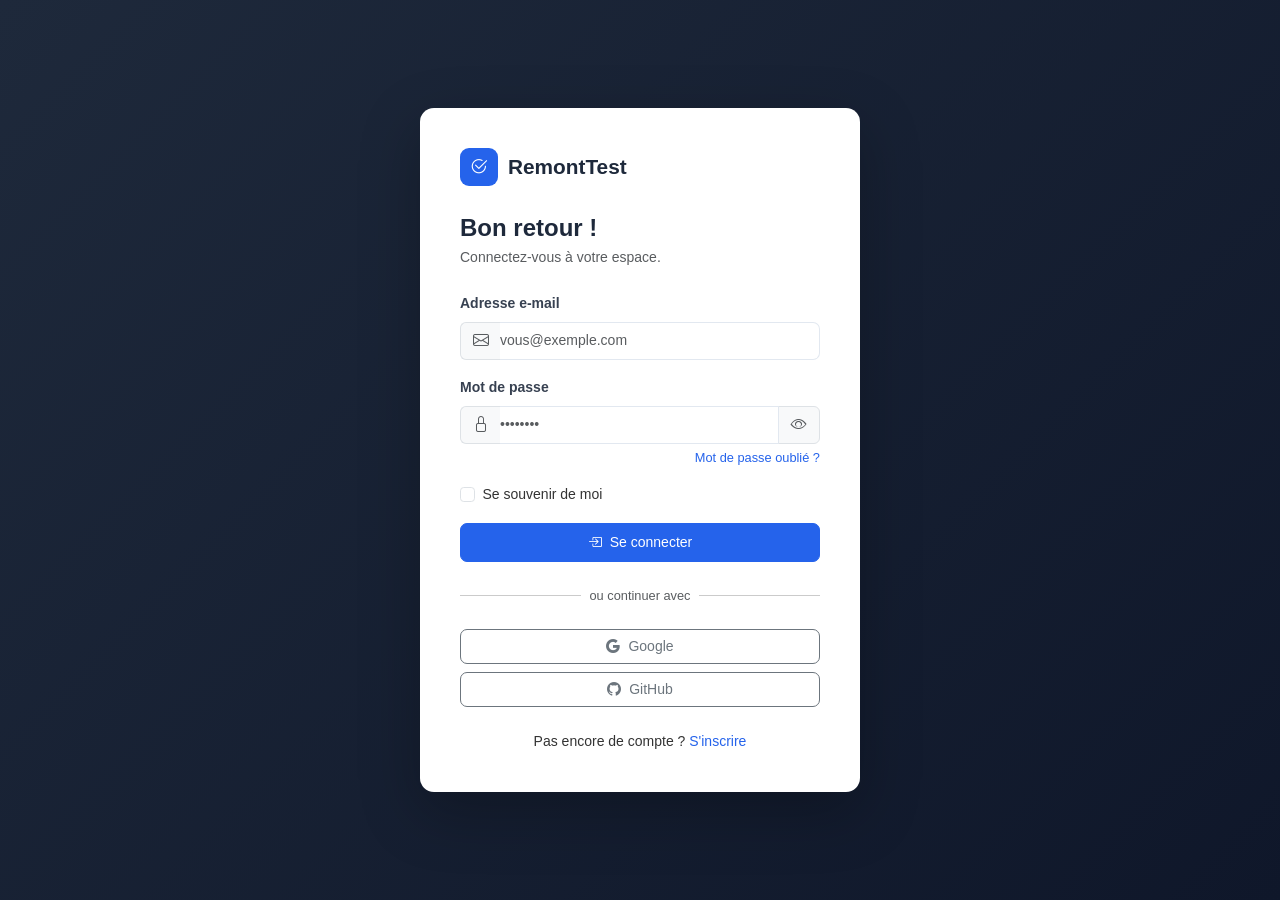
<file: login.html>
<!DOCTYPE html>
<html lang="fr">
<head>
  <meta charset="UTF-8" />
  <meta name="viewport" content="width=device-width, initial-scale=1.0" />
  <title>Connexion — RemontTest</title>
  <link rel="stylesheet" href="https://cdn.jsdelivr.net/npm/bootstrap@5.3.3/dist/css/bootstrap.min.css" />
  <link rel="stylesheet" href="https://cdn.jsdelivr.net/npm/bootstrap-icons@1.11.3/font/bootstrap-icons.min.css" />
  <link rel="stylesheet" href="css/style.css" />
</head>
<body>

  <div class="auth-page">
    <div class="auth-card">

      <!-- Logo -->
      <a href="index.html" class="auth-logo">
        <span class="brand-icon"><i class="bi bi-check2-circle"></i></span>
        RemontTest
      </a>

      <h4 style="font-weight:700;color:#1e293b;margin-bottom:4px;">Bon retour !</h4>
      <p class="text-muted mb-4" style="font-size:.875rem;">Connectez-vous à votre espace.</p>

      <!-- Form -->
      <form novalidate>
        <div class="mb-3">
          <label class="form-label" for="email">Adresse e-mail</label>
          <div class="input-group">
            <span class="input-group-text bg-light border-end-0">
              <i class="bi bi-envelope text-muted"></i>
            </span>
            <input id="email" type="email" class="form-control border-start-0 ps-0"
                   placeholder="vous@exemple.com" required />
          </div>
        </div>

        <div class="mb-1">
          <label class="form-label" for="password">Mot de passe</label>
          <div class="input-group">
            <span class="input-group-text bg-light border-end-0">
              <i class="bi bi-lock text-muted"></i>
            </span>
            <input id="password" type="password" class="form-control border-start-0 ps-0"
                   placeholder="••••••••" required />
            <button type="button" class="input-group-text bg-light" style="cursor:pointer;">
              <i class="bi bi-eye text-muted"></i>
            </button>
          </div>
        </div>

        <div class="d-flex justify-content-end mb-3">
          <a href="#" style="font-size:.8rem;">Mot de passe oublié ?</a>
        </div>

        <div class="mb-3 form-check">
          <input type="checkbox" class="form-check-input" id="remember" />
          <label class="form-check-label" for="remember" style="font-size:.875rem;">Se souvenir de moi</label>
        </div>

        <button type="submit" class="btn btn-primary w-100 py-2">
          <i class="bi bi-box-arrow-in-right me-2"></i>Se connecter
        </button>

        <div class="my-4 d-flex align-items-center gap-2">
          <hr class="flex-grow-1 m-0" />
          <span class="text-muted" style="font-size:.8rem;white-space:nowrap;">ou continuer avec</span>
          <hr class="flex-grow-1 m-0" />
        </div>

        <div class="d-grid gap-2">
          <button type="button" class="btn btn-outline-secondary">
            <i class="bi bi-google me-2"></i>Google
          </button>
          <button type="button" class="btn btn-outline-secondary">
            <i class="bi bi-github me-2"></i>GitHub
          </button>
        </div>
      </form>

      <p class="text-center mt-4 mb-0" style="font-size:.875rem;">
        Pas encore de compte ?
        <a href="register.html">S'inscrire</a>
      </p>
    </div>
  </div>

  <script src="https://cdn.jsdelivr.net/npm/bootstrap@5.3.3/dist/js/bootstrap.bundle.min.js"></script>
</body>
</html>
</file>
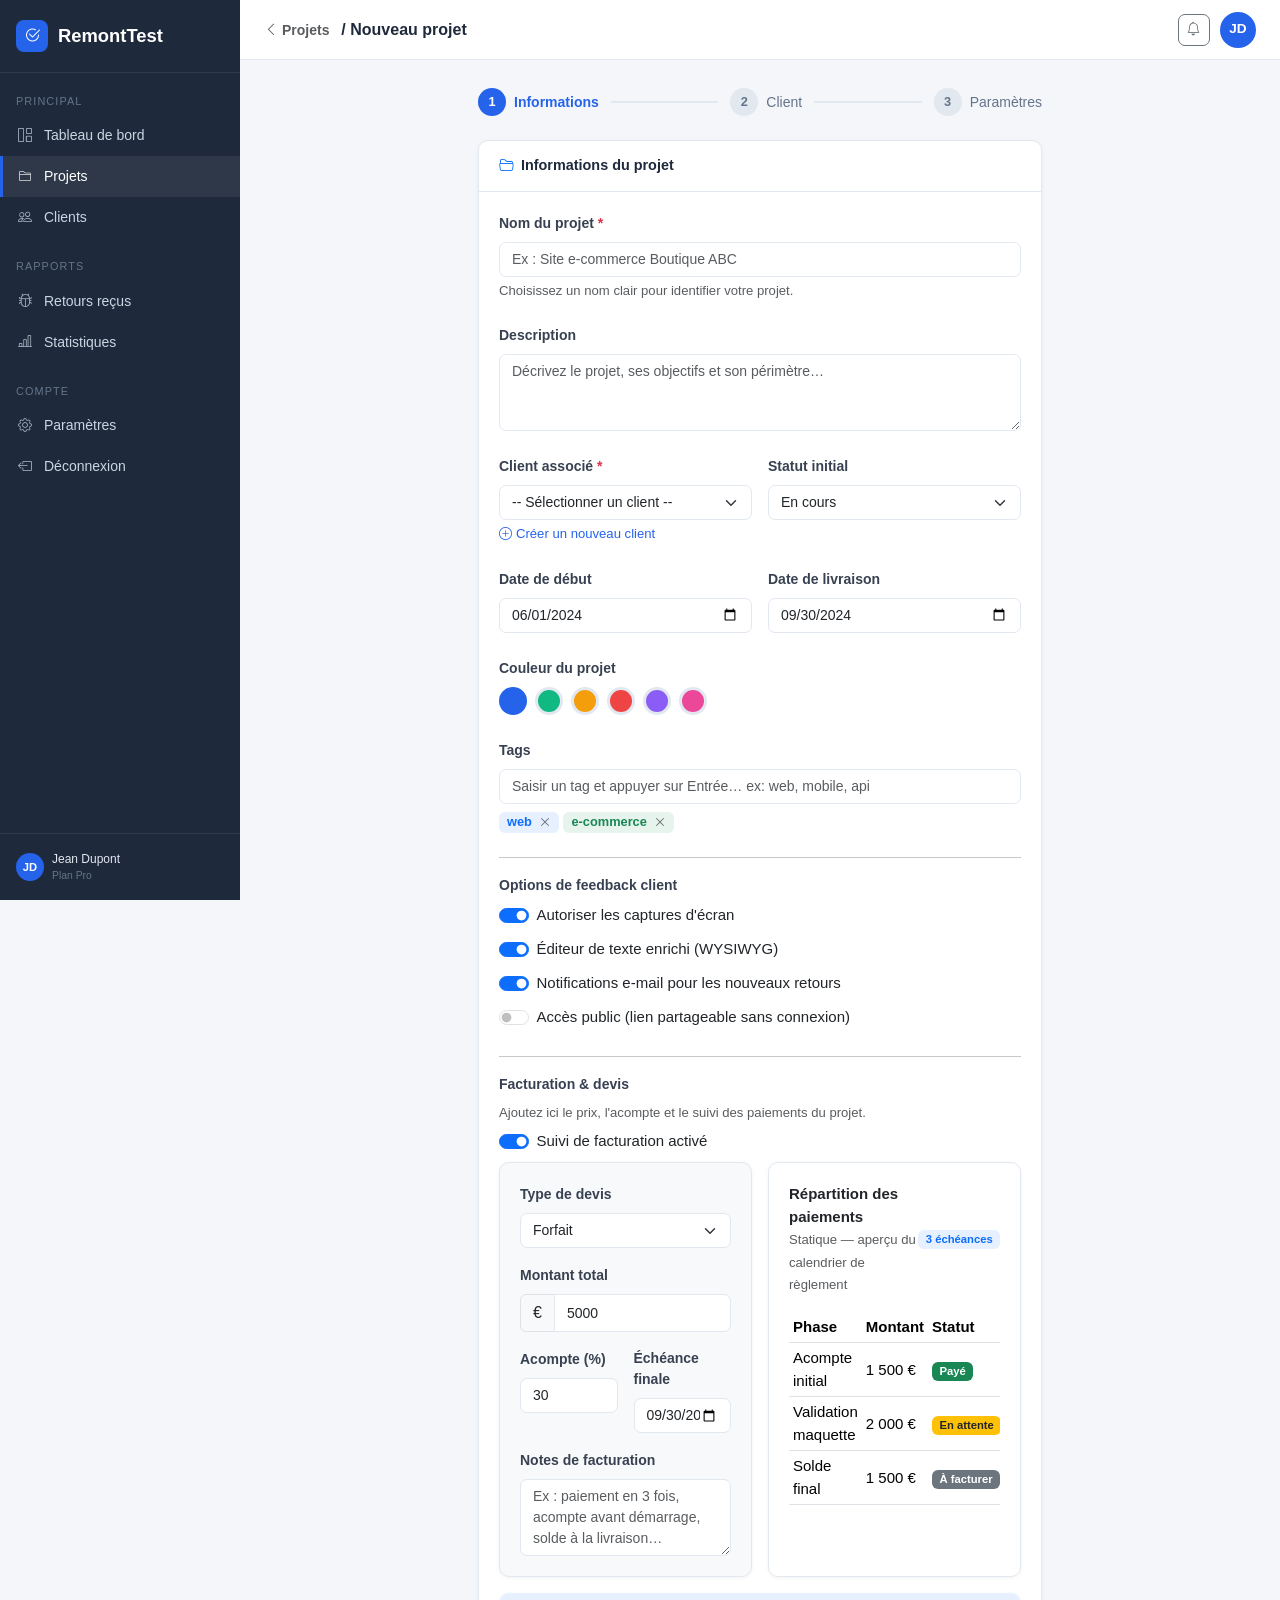
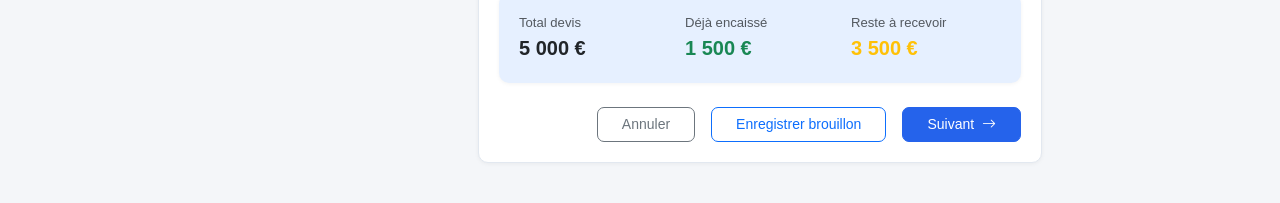
<file: project-add.html>
<!DOCTYPE html>
<html lang="fr">
<head>
  <meta charset="UTF-8" />
  <meta name="viewport" content="width=device-width, initial-scale=1.0" />
  <title>Nouveau projet — RemontTest</title>
  <link rel="stylesheet" href="https://cdn.jsdelivr.net/npm/bootstrap@5.3.3/dist/css/bootstrap.min.css" />
  <link rel="stylesheet" href="https://cdn.jsdelivr.net/npm/bootstrap-icons@1.11.3/font/bootstrap-icons.min.css" />
  <link rel="stylesheet" href="css/style.css" />
</head>
<body>

<div class="app-wrapper">

  <!-- SIDEBAR -->
  <aside class="sidebar">
    <a href="dashboard.html" class="sidebar-brand">
      <span class="brand-icon"><i class="bi bi-check2-circle"></i></span>
      <span>RemontTest</span>
    </a>
    <div class="sidebar-section-label">Principal</div>
    <ul class="sidebar-nav">
      <li><a href="dashboard.html"><i class="bi bi-grid-1x2 nav-icon"></i><span>Tableau de bord</span></a></li>
      <li><a href="projects.html" class="active"><i class="bi bi-folder2 nav-icon"></i><span>Projets</span></a></li>
      <li><a href="clients.html"><i class="bi bi-people nav-icon"></i><span>Clients</span></a></li>
    </ul>
    <div class="sidebar-section-label">Rapports</div>
    <ul class="sidebar-nav">
      <li><a href="test-report.html"><i class="bi bi-bug nav-icon"></i><span>Retours reçus</span></a></li>
      <li><a href="#"><i class="bi bi-bar-chart-line nav-icon"></i><span>Statistiques</span></a></li>
    </ul>
    <div class="sidebar-section-label">Compte</div>
    <ul class="sidebar-nav">
      <li><a href="#"><i class="bi bi-gear nav-icon"></i><span>Paramètres</span></a></li>
      <li><a href="login.html"><i class="bi bi-box-arrow-left nav-icon"></i><span>Déconnexion</span></a></li>
    </ul>
    <div class="sidebar-footer">
      <div class="d-flex align-items-center gap-2">
        <div class="avatar" style="width:28px;height:28px;font-size:.7rem;">JD</div>
        <div><div style="font-size:.75rem;color:#e2e8f0;">Jean Dupont</div><div style="font-size:.65rem;color:#64748b;">Plan Pro</div></div>
      </div>
    </div>
  </aside>

  <!-- MAIN -->
  <div class="main-content">
    <header class="topbar">
      <div class="topbar-title">
        <a href="projects.html" class="text-muted me-2" style="font-size:.875rem;text-decoration:none;">
          <i class="bi bi-chevron-left me-1"></i>Projets
        </a>
        / Nouveau projet
      </div>
      <div class="topbar-actions">
        <button class="btn btn-sm btn-outline-secondary btn-icon"><i class="bi bi-bell"></i></button>
        <div class="avatar">JD</div>
      </div>
    </header>

    <div class="page-body">
      <div class="row justify-content-center">
        <div class="col-lg-8 col-xl-7">

          <!-- Progress steps -->
          <div class="d-flex align-items-center gap-0 mb-4">
            <div class="d-flex align-items-center gap-2">
              <div style="width:28px;height:28px;border-radius:50%;background:var(--brand-primary);color:#fff;display:flex;align-items:center;justify-content:center;font-size:.8rem;font-weight:700;">1</div>
              <span style="font-size:.875rem;font-weight:600;color:var(--brand-primary);">Informations</span>
            </div>
            <div style="flex:1;height:2px;background:#e2e8f0;margin:0 12px;"></div>
            <div class="d-flex align-items-center gap-2">
              <div style="width:28px;height:28px;border-radius:50%;background:#e2e8f0;color:#64748b;display:flex;align-items:center;justify-content:center;font-size:.8rem;font-weight:700;">2</div>
              <span style="font-size:.875rem;color:#64748b;">Client</span>
            </div>
            <div style="flex:1;height:2px;background:#e2e8f0;margin:0 12px;"></div>
            <div class="d-flex align-items-center gap-2">
              <div style="width:28px;height:28px;border-radius:50%;background:#e2e8f0;color:#64748b;display:flex;align-items:center;justify-content:center;font-size:.8rem;font-weight:700;">3</div>
              <span style="font-size:.875rem;color:#64748b;">Paramètres</span>
            </div>
          </div>

          <!-- Form card -->
          <div class="card">
            <div class="card-header"><i class="bi bi-folder2-open me-2 text-primary"></i>Informations du projet</div>
            <div class="card-body">
              <form novalidate>

                <div class="mb-4">
                  <label class="form-label" for="proj-name">Nom du projet <span class="text-danger">*</span></label>
                  <input id="proj-name" type="text" class="form-control" placeholder="Ex : Site e-commerce Boutique ABC" required />
                  <div class="form-text">Choisissez un nom clair pour identifier votre projet.</div>
                </div>

                <div class="mb-4">
                  <label class="form-label" for="proj-desc">Description</label>
                  <textarea id="proj-desc" class="form-control" rows="3"
                    placeholder="Décrivez le projet, ses objectifs et son périmètre…"></textarea>
                </div>

                <div class="row g-3 mb-4">
                  <div class="col-md-6">
                    <label class="form-label" for="proj-client">Client associé <span class="text-danger">*</span></label>
                    <select id="proj-client" class="form-select" required>
                      <option value="">-- Sélectionner un client --</option>
                      <option>Boutique ABC</option>
                      <option>Tech Corp</option>
                      <option>DataViz SAS</option>
                      <option>MediaGroup</option>
                      <option>InnoHub</option>
                    </select>
                    <div class="form-text">
                      <a href="client-add.html"><i class="bi bi-plus-circle me-1"></i>Créer un nouveau client</a>
                    </div>
                  </div>
                  <div class="col-md-6">
                    <label class="form-label" for="proj-status">Statut initial</label>
                    <select id="proj-status" class="form-select">
                      <option value="todo">À faire</option>
                      <option value="progress" selected>En cours</option>
                      <option value="review">En revue</option>
                    </select>
                  </div>
                </div>

                <div class="row g-3 mb-4">
                  <div class="col-md-6">
                    <label class="form-label" for="proj-start">Date de début</label>
                    <input id="proj-start" type="date" class="form-control" value="2024-06-01" />
                  </div>
                  <div class="col-md-6">
                    <label class="form-label" for="proj-end">Date de livraison</label>
                    <input id="proj-end" type="date" class="form-control" value="2024-09-30" />
                  </div>
                </div>

                <div class="mb-4">
                  <label class="form-label">Couleur du projet</label>
                  <div class="d-flex gap-2 flex-wrap">
                    <label style="cursor:pointer;">
                      <input type="radio" name="proj-color" class="visually-hidden" />
                      <span style="display:block;width:28px;height:28px;border-radius:50%;background:#2563eb;border:3px solid #2563eb;"></span>
                    </label>
                    <label style="cursor:pointer;">
                      <input type="radio" name="proj-color" class="visually-hidden" />
                      <span style="display:block;width:28px;height:28px;border-radius:50%;background:#10b981;border:3px solid #e2e8f0;"></span>
                    </label>
                    <label style="cursor:pointer;">
                      <input type="radio" name="proj-color" class="visually-hidden" />
                      <span style="display:block;width:28px;height:28px;border-radius:50%;background:#f59e0b;border:3px solid #e2e8f0;"></span>
                    </label>
                    <label style="cursor:pointer;">
                      <input type="radio" name="proj-color" class="visually-hidden" />
                      <span style="display:block;width:28px;height:28px;border-radius:50%;background:#ef4444;border:3px solid #e2e8f0;"></span>
                    </label>
                    <label style="cursor:pointer;">
                      <input type="radio" name="proj-color" class="visually-hidden" />
                      <span style="display:block;width:28px;height:28px;border-radius:50%;background:#8b5cf6;border:3px solid #e2e8f0;"></span>
                    </label>
                    <label style="cursor:pointer;">
                      <input type="radio" name="proj-color" class="visually-hidden" />
                      <span style="display:block;width:28px;height:28px;border-radius:50%;background:#ec4899;border:3px solid #e2e8f0;"></span>
                    </label>
                  </div>
                </div>

                <div class="mb-4">
                  <label class="form-label">Tags</label>
                  <input type="text" class="form-control" placeholder="Saisir un tag et appuyer sur Entrée… ex: web, mobile, api" />
                  <div class="mt-2 d-flex gap-1 flex-wrap">
                    <span class="badge bg-primary bg-opacity-10 text-primary py-1 px-2" style="font-size:.8rem;">web <button type="button" class="btn-close btn-close-sm ms-1" style="font-size:.5rem;"></button></span>
                    <span class="badge bg-success bg-opacity-10 text-success py-1 px-2" style="font-size:.8rem;">e-commerce <button type="button" class="btn-close btn-close-sm ms-1" style="font-size:.5rem;"></button></span>
                  </div>
                </div>

                <hr />

                <div class="mb-4">
                  <label class="form-label">Options de feedback client</label>
                  <div class="d-flex flex-column gap-2">
                    <div class="form-check form-switch">
                      <input type="checkbox" class="form-check-input" id="opt-screenshot" checked />
                      <label class="form-check-label" for="opt-screenshot">Autoriser les captures d'écran</label>
                    </div>
                    <div class="form-check form-switch">
                      <input type="checkbox" class="form-check-input" id="opt-wysiwyg" checked />
                      <label class="form-check-label" for="opt-wysiwyg">Éditeur de texte enrichi (WYSIWYG)</label>
                    </div>
                    <div class="form-check form-switch">
                      <input type="checkbox" class="form-check-input" id="opt-notif" checked />
                      <label class="form-check-label" for="opt-notif">Notifications e-mail pour les nouveaux retours</label>
                    </div>
                    <div class="form-check form-switch">
                      <input type="checkbox" class="form-check-input" id="opt-pub" />
                      <label class="form-check-label" for="opt-pub">Accès public (lien partageable sans connexion)</label>
                    </div>
                  </div>
                </div>

                <hr />

                <div class="mb-4">
                  <div class="d-flex align-items-center justify-content-between flex-wrap gap-2 mb-2">
                    <div>
                      <label class="form-label mb-1">Facturation & devis</label>
                      <div class="form-text mb-0">Ajoutez ici le prix, l'acompte et le suivi des paiements du projet.</div>
                    </div>
                    <div class="form-check form-switch mb-0">
                      <input type="checkbox" class="form-check-input" id="billing-enabled" checked />
                      <label class="form-check-label" for="billing-enabled">Suivi de facturation activé</label>
                    </div>
                  </div>

                  <div class="row g-3 mb-3">
                    <div class="col-md-6">
                      <div class="card h-100 bg-light">
                        <div class="card-body">
                          <div class="row g-3">
                            <div class="col-12">
                              <label class="form-label" for="billing-type">Type de devis</label>
                              <select id="billing-type" class="form-select">
                                <option selected>Forfait</option>
                                <option>Régie</option>
                                <option>Abonnement</option>
                                <option>Prestation ponctuelle</option>
                              </select>
                            </div>
                            <div class="col-12">
                              <label class="form-label" for="billing-amount">Montant total</label>
                              <div class="input-group">
                                <span class="input-group-text">€</span>
                                <input id="billing-amount" type="number" class="form-control" value="5000" />
                              </div>
                            </div>
                            <div class="col-md-6">
                              <label class="form-label" for="billing-deposit">Acompte (%)</label>
                              <input id="billing-deposit" type="number" class="form-control" value="30" />
                            </div>
                            <div class="col-md-6">
                              <label class="form-label" for="billing-due">Échéance finale</label>
                              <input id="billing-due" type="date" class="form-control" value="2024-09-30" />
                            </div>
                            <div class="col-12">
                              <label class="form-label" for="billing-note">Notes de facturation</label>
                              <textarea id="billing-note" class="form-control" rows="3"
                                placeholder="Ex : paiement en 3 fois, acompte avant démarrage, solde à la livraison…"></textarea>
                            </div>
                          </div>
                        </div>
                      </div>
                    </div>

                    <div class="col-md-6">
                      <div class="card h-100">
                        <div class="card-body">
                          <div class="d-flex align-items-center justify-content-between mb-3">
                            <div>
                              <div class="fw-semibold text-dark">Répartition des paiements</div>
                              <small class="text-muted">Statique — aperçu du calendrier de règlement</small>
                            </div>
                            <span class="badge bg-primary bg-opacity-10 text-primary">3 échéances</span>
                          </div>
                          <div class="table-responsive">
                            <table class="table table-sm align-middle mb-0">
                              <thead>
                                <tr>
                                  <th>Phase</th>
                                  <th>Montant</th>
                                  <th>Statut</th>
                                </tr>
                              </thead>
                              <tbody>
                                <tr>
                                  <td>Acompte initial</td>
                                  <td>1 500 €</td>
                                  <td><span class="badge bg-success">Payé</span></td>
                                </tr>
                                <tr>
                                  <td>Validation maquette</td>
                                  <td>2 000 €</td>
                                  <td><span class="badge bg-warning text-dark">En attente</span></td>
                                </tr>
                                <tr>
                                  <td>Solde final</td>
                                  <td>1 500 €</td>
                                  <td><span class="badge bg-secondary">À facturer</span></td>
                                </tr>
                              </tbody>
                            </table>
                          </div>
                        </div>
                      </div>
                    </div>
                  </div>

                  <div class="card border-0 bg-primary bg-opacity-10">
                    <div class="card-body">
                      <div class="row g-3">
                        <div class="col-md-4">
                          <div class="text-muted small">Total devis</div>
                          <div class="fw-bold fs-5 text-dark">5 000 €</div>
                        </div>
                        <div class="col-md-4">
                          <div class="text-muted small">Déjà encaissé</div>
                          <div class="fw-bold fs-5 text-success">1 500 €</div>
                        </div>
                        <div class="col-md-4">
                          <div class="text-muted small">Reste à recevoir</div>
                          <div class="fw-bold fs-5 text-warning">3 500 €</div>
                        </div>
                      </div>
                    </div>
                  </div>
                </div>

                <div class="d-flex gap-3 justify-content-end">
                  <a href="projects.html" class="btn btn-outline-secondary px-4">Annuler</a>
                  <button type="button" class="btn btn-outline-primary px-4">Enregistrer brouillon</button>
                  <button type="submit" class="btn btn-primary px-4">
                    Suivant <i class="bi bi-arrow-right ms-1"></i>
                  </button>
                </div>

              </form>
            </div>
          </div>

        </div>
      </div>
    </div>
  </div>
</div>

<script src="https://cdn.jsdelivr.net/npm/bootstrap@5.3.3/dist/js/bootstrap.bundle.min.js"></script>
</body>
</html>
</file>
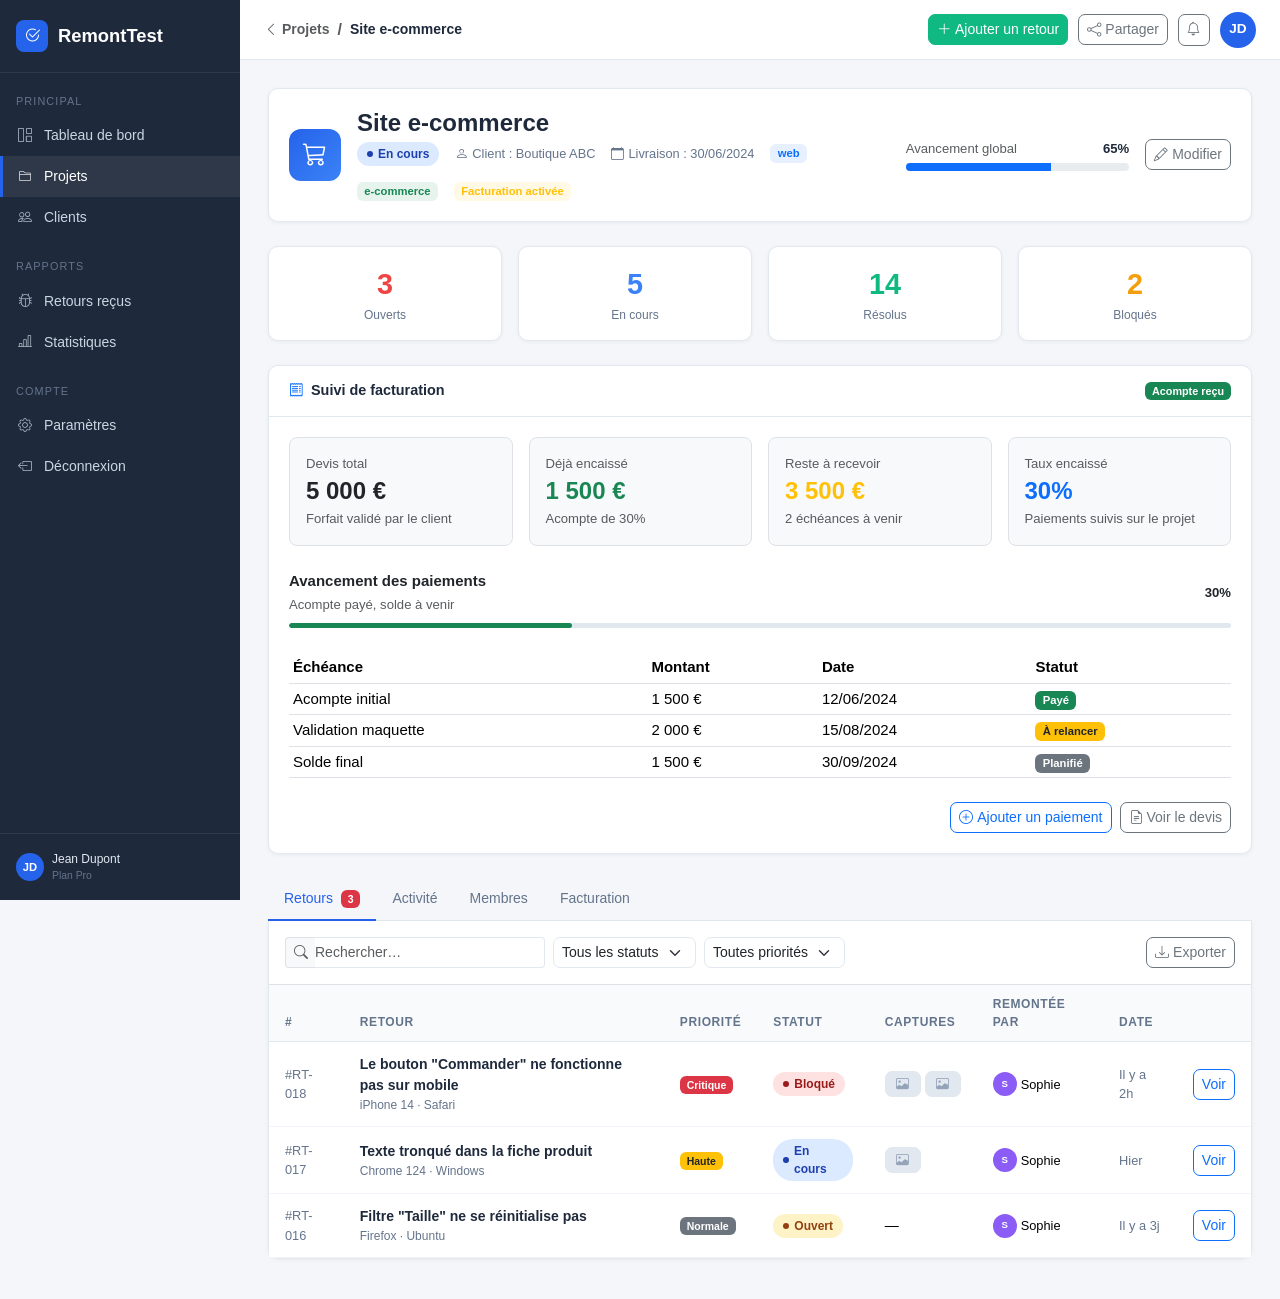
<file: project-detail.html>
<!DOCTYPE html>
<html lang="fr">
<head>
  <meta charset="UTF-8" />
  <meta name="viewport" content="width=device-width, initial-scale=1.0" />
  <title>Site e-commerce — RemontTest</title>
  <link rel="stylesheet" href="https://cdn.jsdelivr.net/npm/bootstrap@5.3.3/dist/css/bootstrap.min.css" />
  <link rel="stylesheet" href="https://cdn.jsdelivr.net/npm/bootstrap-icons@1.11.3/font/bootstrap-icons.min.css" />
  <link rel="stylesheet" href="css/style.css" />
</head>
<body>

<div class="app-wrapper">

  <!-- SIDEBAR -->
  <aside class="sidebar">
    <a href="dashboard.html" class="sidebar-brand">
      <span class="brand-icon"><i class="bi bi-check2-circle"></i></span>
      <span>RemontTest</span>
    </a>
    <div class="sidebar-section-label">Principal</div>
    <ul class="sidebar-nav">
      <li><a href="dashboard.html"><i class="bi bi-grid-1x2 nav-icon"></i><span>Tableau de bord</span></a></li>
      <li><a href="projects.html" class="active"><i class="bi bi-folder2 nav-icon"></i><span>Projets</span></a></li>
      <li><a href="clients.html"><i class="bi bi-people nav-icon"></i><span>Clients</span></a></li>
    </ul>
    <div class="sidebar-section-label">Rapports</div>
    <ul class="sidebar-nav">
      <li><a href="test-report.html"><i class="bi bi-bug nav-icon"></i><span>Retours reçus</span></a></li>
      <li><a href="#"><i class="bi bi-bar-chart-line nav-icon"></i><span>Statistiques</span></a></li>
    </ul>
    <div class="sidebar-section-label">Compte</div>
    <ul class="sidebar-nav">
      <li><a href="#"><i class="bi bi-gear nav-icon"></i><span>Paramètres</span></a></li>
      <li><a href="login.html"><i class="bi bi-box-arrow-left nav-icon"></i><span>Déconnexion</span></a></li>
    </ul>
    <div class="sidebar-footer">
      <div class="d-flex align-items-center gap-2">
        <div class="avatar" style="width:28px;height:28px;font-size:.7rem;">JD</div>
        <div><div style="font-size:.75rem;color:#e2e8f0;">Jean Dupont</div><div style="font-size:.65rem;color:#64748b;">Plan Pro</div></div>
      </div>
    </div>
  </aside>

  <!-- MAIN -->
  <div class="main-content">
    <header class="topbar">
      <div class="topbar-title" style="display:flex;align-items:center;gap:8px;flex:1;">
        <a href="projects.html" class="text-muted" style="font-size:.875rem;text-decoration:none;">
          <i class="bi bi-chevron-left me-1"></i>Projets
        </a>
        <span class="text-muted">/</span>
        <span style="font-size:.875rem;font-weight:600;color:#1e293b;">Site e-commerce</span>
      </div>
      <div class="topbar-actions">
        <a href="test-report.html" class="btn btn-sm btn-success">
          <i class="bi bi-plus-lg me-1"></i>Ajouter un retour
        </a>
        <button class="btn btn-sm btn-outline-secondary"><i class="bi bi-share me-1"></i>Partager</button>
        <button class="btn btn-sm btn-outline-secondary btn-icon"><i class="bi bi-bell"></i></button>
        <div class="avatar">JD</div>
      </div>
    </header>

    <div class="page-body">

      <!-- Project header -->
      <div class="card mb-4">
        <div class="card-body">
          <div class="row align-items-center g-3">
            <div class="col-auto">
              <div style="width:52px;height:52px;background:linear-gradient(135deg,#2563eb,#3b82f6);border-radius:12px;display:flex;align-items:center;justify-content:center;">
                <i class="bi bi-cart3" style="font-size:1.5rem;color:#fff;"></i>
              </div>
            </div>
            <div class="col">
              <h4 style="font-weight:700;color:#1e293b;margin:0 0 4px;">Site e-commerce</h4>
              <div class="d-flex align-items-center gap-3 flex-wrap">
                <span class="status-badge badge-progress">En cours</span>
                <span style="font-size:.8rem;color:#64748b;"><i class="bi bi-person me-1"></i>Client : Boutique ABC</span>
                <span style="font-size:.8rem;color:#64748b;"><i class="bi bi-calendar me-1"></i>Livraison : 30/06/2024</span>
                <span class="badge bg-primary bg-opacity-10 text-primary">web</span>
                <span class="badge bg-success bg-opacity-10 text-success">e-commerce</span>
                <span class="badge bg-warning bg-opacity-10 text-warning">Facturation activée</span>
              </div>
            </div>
            <div class="col-md-3">
              <div class="d-flex align-items-center justify-content-between mb-1">
                <small class="text-muted">Avancement global</small>
                <small style="font-weight:600;color:#1e293b;">65%</small>
              </div>
              <div class="progress" style="height:8px;border-radius:4px;">
                <div class="progress-bar bg-primary" style="width:65%;"></div>
              </div>
            </div>
            <div class="col-auto d-flex gap-2">
              <a href="project-add.html" class="btn btn-sm btn-outline-secondary"><i class="bi bi-pencil me-1"></i>Modifier</a>
            </div>
          </div>
        </div>
      </div>

      <!-- Quick stats -->
      <div class="row g-3 mb-4">
        <div class="col-6 col-md-3">
          <div class="card text-center py-3">
            <div style="font-size:1.8rem;font-weight:700;color:#ef4444;">3</div>
            <div style="font-size:.75rem;color:#64748b;">Ouverts</div>
          </div>
        </div>
        <div class="col-6 col-md-3">
          <div class="card text-center py-3">
            <div style="font-size:1.8rem;font-weight:700;color:#3b82f6;">5</div>
            <div style="font-size:.75rem;color:#64748b;">En cours</div>
          </div>
        </div>
        <div class="col-6 col-md-3">
          <div class="card text-center py-3">
            <div style="font-size:1.8rem;font-weight:700;color:#10b981;">14</div>
            <div style="font-size:.75rem;color:#64748b;">Résolus</div>
          </div>
        </div>
        <div class="col-6 col-md-3">
          <div class="card text-center py-3">
            <div style="font-size:1.8rem;font-weight:700;color:#f59e0b;">2</div>
            <div style="font-size:.75rem;color:#64748b;">Bloqués</div>
          </div>
        </div>
      </div>

      <div class="card mb-4">
        <div class="card-header d-flex align-items-center justify-content-between flex-wrap gap-2">
          <span><i class="bi bi-receipt me-2 text-primary"></i>Suivi de facturation</span>
          <span class="badge bg-success">Acompte reçu</span>
        </div>
        <div class="card-body">
          <div class="row g-3 mb-4">
            <div class="col-md-3">
              <div class="p-3 border rounded-3 bg-light h-100">
                <div class="text-muted small">Devis total</div>
                <div class="fw-bold fs-4 text-dark">5 000 €</div>
                <div class="small text-muted">Forfait validé par le client</div>
              </div>
            </div>
            <div class="col-md-3">
              <div class="p-3 border rounded-3 bg-light h-100">
                <div class="text-muted small">Déjà encaissé</div>
                <div class="fw-bold fs-4 text-success">1 500 €</div>
                <div class="small text-muted">Acompte de 30%</div>
              </div>
            </div>
            <div class="col-md-3">
              <div class="p-3 border rounded-3 bg-light h-100">
                <div class="text-muted small">Reste à recevoir</div>
                <div class="fw-bold fs-4 text-warning">3 500 €</div>
                <div class="small text-muted">2 échéances à venir</div>
              </div>
            </div>
            <div class="col-md-3">
              <div class="p-3 border rounded-3 bg-light h-100">
                <div class="text-muted small">Taux encaissé</div>
                <div class="fw-bold fs-4 text-primary">30%</div>
                <div class="small text-muted">Paiements suivis sur le projet</div>
              </div>
            </div>
          </div>

          <div class="d-flex align-items-center justify-content-between mb-2">
            <div>
              <div class="fw-semibold text-dark">Avancement des paiements</div>
              <small class="text-muted">Acompte payé, solde à venir</small>
            </div>
            <small class="fw-semibold text-dark">30%</small>
          </div>
          <div class="progress progress-thin mb-4">
            <div class="progress-bar bg-success" style="width:30%;"></div>
          </div>

          <div class="table-responsive">
            <table class="table table-sm align-middle mb-0">
              <thead>
                <tr>
                  <th>Échéance</th>
                  <th>Montant</th>
                  <th>Date</th>
                  <th>Statut</th>
                </tr>
              </thead>
              <tbody>
                <tr>
                  <td>Acompte initial</td>
                  <td>1 500 €</td>
                  <td>12/06/2024</td>
                  <td><span class="badge bg-success">Payé</span></td>
                </tr>
                <tr>
                  <td>Validation maquette</td>
                  <td>2 000 €</td>
                  <td>15/08/2024</td>
                  <td><span class="badge bg-warning text-dark">À relancer</span></td>
                </tr>
                <tr>
                  <td>Solde final</td>
                  <td>1 500 €</td>
                  <td>30/09/2024</td>
                  <td><span class="badge bg-secondary">Planifié</span></td>
                </tr>
              </tbody>
            </table>
          </div>

          <div class="d-flex gap-2 justify-content-end mt-4">
            <button class="btn btn-outline-primary btn-sm"><i class="bi bi-plus-circle me-1"></i>Ajouter un paiement</button>
            <button class="btn btn-outline-secondary btn-sm"><i class="bi bi-file-earmark-text me-1"></i>Voir le devis</button>
          </div>
        </div>
      </div>

      <!-- Tabs -->
      <ul class="nav nav-tabs mb-0">
        <li class="nav-item"><a class="nav-link active" href="#">Retours <span class="badge bg-danger ms-1">3</span></a></li>
        <li class="nav-item"><a class="nav-link" href="#">Activité</a></li>
        <li class="nav-item"><a class="nav-link" href="#">Membres</a></li>
        <li class="nav-item"><a class="nav-link" href="#">Facturation</a></li>
      </ul>

      <div class="card" style="border-top:none;border-radius:0 0 10px 10px;">
        <div class="card-body p-0">
          <!-- Feedback toolbar -->
          <div class="d-flex align-items-center gap-2 p-3 border-bottom">
            <div class="input-group input-group-sm" style="max-width:260px;">
              <span class="input-group-text bg-light border-end-0"><i class="bi bi-search text-muted"></i></span>
              <input type="text" class="form-control border-start-0 ps-0" placeholder="Rechercher…" />
            </div>
            <select class="form-select form-select-sm" style="width:auto;">
              <option>Tous les statuts</option>
              <option>Ouvert</option>
              <option>En cours</option>
              <option>Résolu</option>
              <option>Bloqué</option>
            </select>
            <select class="form-select form-select-sm" style="width:auto;">
              <option>Toutes priorités</option>
              <option>Critique</option>
              <option>Haute</option>
              <option>Normale</option>
              <option>Basse</option>
            </select>
            <button class="btn btn-sm btn-outline-secondary ms-auto"><i class="bi bi-download me-1"></i>Exporter</button>
          </div>

          <!-- Feedback list -->
          <table class="table table-custom mb-0">
            <thead>
              <tr>
                <th>#</th>
                <th>Retour</th>
                <th>Priorité</th>
                <th>Statut</th>
                <th>Captures</th>
                <th>Remontée par</th>
                <th>Date</th>
                <th></th>
              </tr>
            </thead>
            <tbody>
              <tr>
                <td style="color:#64748b;font-size:.8rem;">#RT-018</td>
                <td>
                  <a href="test-report.html" style="font-weight:600;color:#1e293b;text-decoration:none;">
                    Le bouton "Commander" ne fonctionne pas sur mobile
                  </a>
                  <div style="font-size:.75rem;color:#64748b;">iPhone 14 · Safari</div>
                </td>
                <td><span class="badge bg-danger">Critique</span></td>
                <td><span class="status-badge badge-blocker">Bloqué</span></td>
                <td>
                  <div class="d-flex gap-1">
                    <div class="screenshot-thumb" style="width:36px;height:26px;font-size:.8rem;"><i class="bi bi-image"></i></div>
                    <div class="screenshot-thumb" style="width:36px;height:26px;font-size:.8rem;"><i class="bi bi-image"></i></div>
                  </div>
                </td>
                <td>
                  <div class="d-flex align-items-center gap-1">
                    <div class="avatar" style="width:24px;height:24px;font-size:.6rem;background:#8b5cf6;">S</div>
                    <span style="font-size:.8rem;">Sophie</span>
                  </div>
                </td>
                <td style="font-size:.8rem;color:#64748b;">Il y a 2h</td>
                <td><a href="test-report.html" class="btn btn-sm btn-outline-primary">Voir</a></td>
              </tr>
              <tr>
                <td style="color:#64748b;font-size:.8rem;">#RT-017</td>
                <td>
                  <a href="test-report.html" style="font-weight:600;color:#1e293b;text-decoration:none;">
                    Texte tronqué dans la fiche produit
                  </a>
                  <div style="font-size:.75rem;color:#64748b;">Chrome 124 · Windows</div>
                </td>
                <td><span class="badge bg-warning text-dark">Haute</span></td>
                <td><span class="status-badge badge-progress">En cours</span></td>
                <td>
                  <div class="d-flex gap-1">
                    <div class="screenshot-thumb" style="width:36px;height:26px;font-size:.8rem;"><i class="bi bi-image"></i></div>
                  </div>
                </td>
                <td>
                  <div class="d-flex align-items-center gap-1">
                    <div class="avatar" style="width:24px;height:24px;font-size:.6rem;background:#8b5cf6;">S</div>
                    <span style="font-size:.8rem;">Sophie</span>
                  </div>
                </td>
                <td style="font-size:.8rem;color:#64748b;">Hier</td>
                <td><a href="test-report.html" class="btn btn-sm btn-outline-primary">Voir</a></td>
              </tr>
              <tr>
                <td style="color:#64748b;font-size:.8rem;">#RT-016</td>
                <td>
                  <a href="test-report.html" style="font-weight:600;color:#1e293b;text-decoration:none;">
                    Filtre "Taille" ne se réinitialise pas
                  </a>
                  <div style="font-size:.75rem;color:#64748b;">Firefox · Ubuntu</div>
                </td>
                <td><span class="badge bg-secondary">Normale</span></td>
                <td><span class="status-badge badge-todo">Ouvert</span></td>
                <td>—</td>
                <td>
                  <div class="d-flex align-items-center gap-1">
                    <div class="avatar" style="width:24px;height:24px;font-size:.6rem;background:#8b5cf6;">S</div>
                    <span style="font-size:.8rem;">Sophie</span>
                  </div>
                </td>
                <td style="font-size:.8rem;color:#64748b;">Il y a 3j</td>
                <td><a href="test-report.html" class="btn btn-sm btn-outline-primary">Voir</a></td>
              </tr>
            </tbody>
          </table>
        </div>
      </div>

    </div>
  </div>
</div>

<script src="https://cdn.jsdelivr.net/npm/bootstrap@5.3.3/dist/js/bootstrap.bundle.min.js"></script>
</body>
</html>
</file>
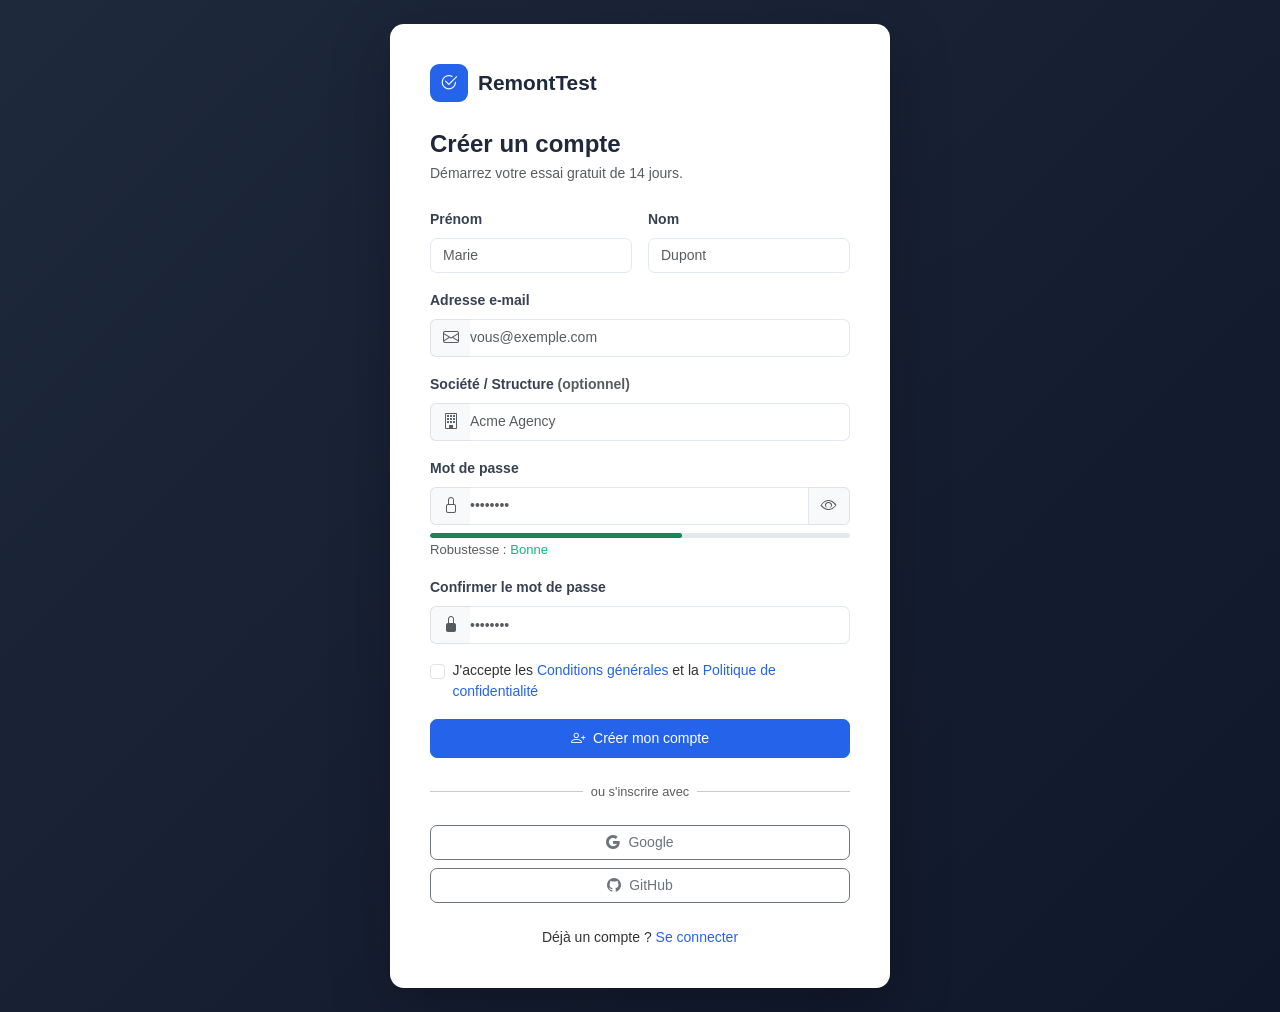
<file: register.html>
<!DOCTYPE html>
<html lang="fr">
<head>
  <meta charset="UTF-8" />
  <meta name="viewport" content="width=device-width, initial-scale=1.0" />
  <title>Inscription — RemontTest</title>
  <link rel="stylesheet" href="https://cdn.jsdelivr.net/npm/bootstrap@5.3.3/dist/css/bootstrap.min.css" />
  <link rel="stylesheet" href="https://cdn.jsdelivr.net/npm/bootstrap-icons@1.11.3/font/bootstrap-icons.min.css" />
  <link rel="stylesheet" href="css/style.css" />
</head>
<body>

  <div class="auth-page">
    <div class="auth-card" style="max-width:500px;">

      <!-- Logo -->
      <a href="index.html" class="auth-logo">
        <span class="brand-icon"><i class="bi bi-check2-circle"></i></span>
        RemontTest
      </a>

      <h4 style="font-weight:700;color:#1e293b;margin-bottom:4px;">Créer un compte</h4>
      <p class="text-muted mb-4" style="font-size:.875rem;">Démarrez votre essai gratuit de 14 jours.</p>

      <!-- Form -->
      <form novalidate>
        <div class="row g-3 mb-3">
          <div class="col-6">
            <label class="form-label" for="firstname">Prénom</label>
            <input id="firstname" type="text" class="form-control" placeholder="Marie" required />
          </div>
          <div class="col-6">
            <label class="form-label" for="lastname">Nom</label>
            <input id="lastname" type="text" class="form-control" placeholder="Dupont" required />
          </div>
        </div>

        <div class="mb-3">
          <label class="form-label" for="email">Adresse e-mail</label>
          <div class="input-group">
            <span class="input-group-text bg-light border-end-0">
              <i class="bi bi-envelope text-muted"></i>
            </span>
            <input id="email" type="email" class="form-control border-start-0 ps-0"
                   placeholder="vous@exemple.com" required />
          </div>
        </div>

        <div class="mb-3">
          <label class="form-label" for="company">Société / Structure <span class="text-muted">(optionnel)</span></label>
          <div class="input-group">
            <span class="input-group-text bg-light border-end-0">
              <i class="bi bi-building text-muted"></i>
            </span>
            <input id="company" type="text" class="form-control border-start-0 ps-0"
                   placeholder="Acme Agency" />
          </div>
        </div>

        <div class="mb-1">
          <label class="form-label" for="password">Mot de passe</label>
          <div class="input-group">
            <span class="input-group-text bg-light border-end-0">
              <i class="bi bi-lock text-muted"></i>
            </span>
            <input id="password" type="password" class="form-control border-start-0 ps-0"
                   placeholder="••••••••" required />
            <button type="button" class="input-group-text bg-light" style="cursor:pointer;">
              <i class="bi bi-eye text-muted"></i>
            </button>
          </div>
        </div>
        <!-- Password strength indicator -->
        <div class="mb-3">
          <div class="progress progress-thin mt-2">
            <div class="progress-bar bg-success" style="width:60%;"></div>
          </div>
          <small class="text-muted">Robustesse : <span style="color:#10b981;">Bonne</span></small>
        </div>

        <div class="mb-3">
          <label class="form-label" for="password2">Confirmer le mot de passe</label>
          <div class="input-group">
            <span class="input-group-text bg-light border-end-0">
              <i class="bi bi-lock-fill text-muted"></i>
            </span>
            <input id="password2" type="password" class="form-control border-start-0 ps-0"
                   placeholder="••••••••" required />
          </div>
        </div>

        <div class="mb-3 form-check">
          <input type="checkbox" class="form-check-input" id="cgu" required />
          <label class="form-check-label" for="cgu" style="font-size:.875rem;">
            J'accepte les <a href="#">Conditions générales</a> et la <a href="#">Politique de confidentialité</a>
          </label>
        </div>

        <button type="submit" class="btn btn-primary w-100 py-2">
          <i class="bi bi-person-plus me-2"></i>Créer mon compte
        </button>

        <div class="my-4 d-flex align-items-center gap-2">
          <hr class="flex-grow-1 m-0" />
          <span class="text-muted" style="font-size:.8rem;white-space:nowrap;">ou s'inscrire avec</span>
          <hr class="flex-grow-1 m-0" />
        </div>

        <div class="d-grid gap-2">
          <button type="button" class="btn btn-outline-secondary">
            <i class="bi bi-google me-2"></i>Google
          </button>
          <button type="button" class="btn btn-outline-secondary">
            <i class="bi bi-github me-2"></i>GitHub
          </button>
        </div>
      </form>

      <p class="text-center mt-4 mb-0" style="font-size:.875rem;">
        Déjà un compte ?
        <a href="login.html">Se connecter</a>
      </p>
    </div>
  </div>

  <script src="https://cdn.jsdelivr.net/npm/bootstrap@5.3.3/dist/js/bootstrap.bundle.min.js"></script>
</body>
</html>
</file>
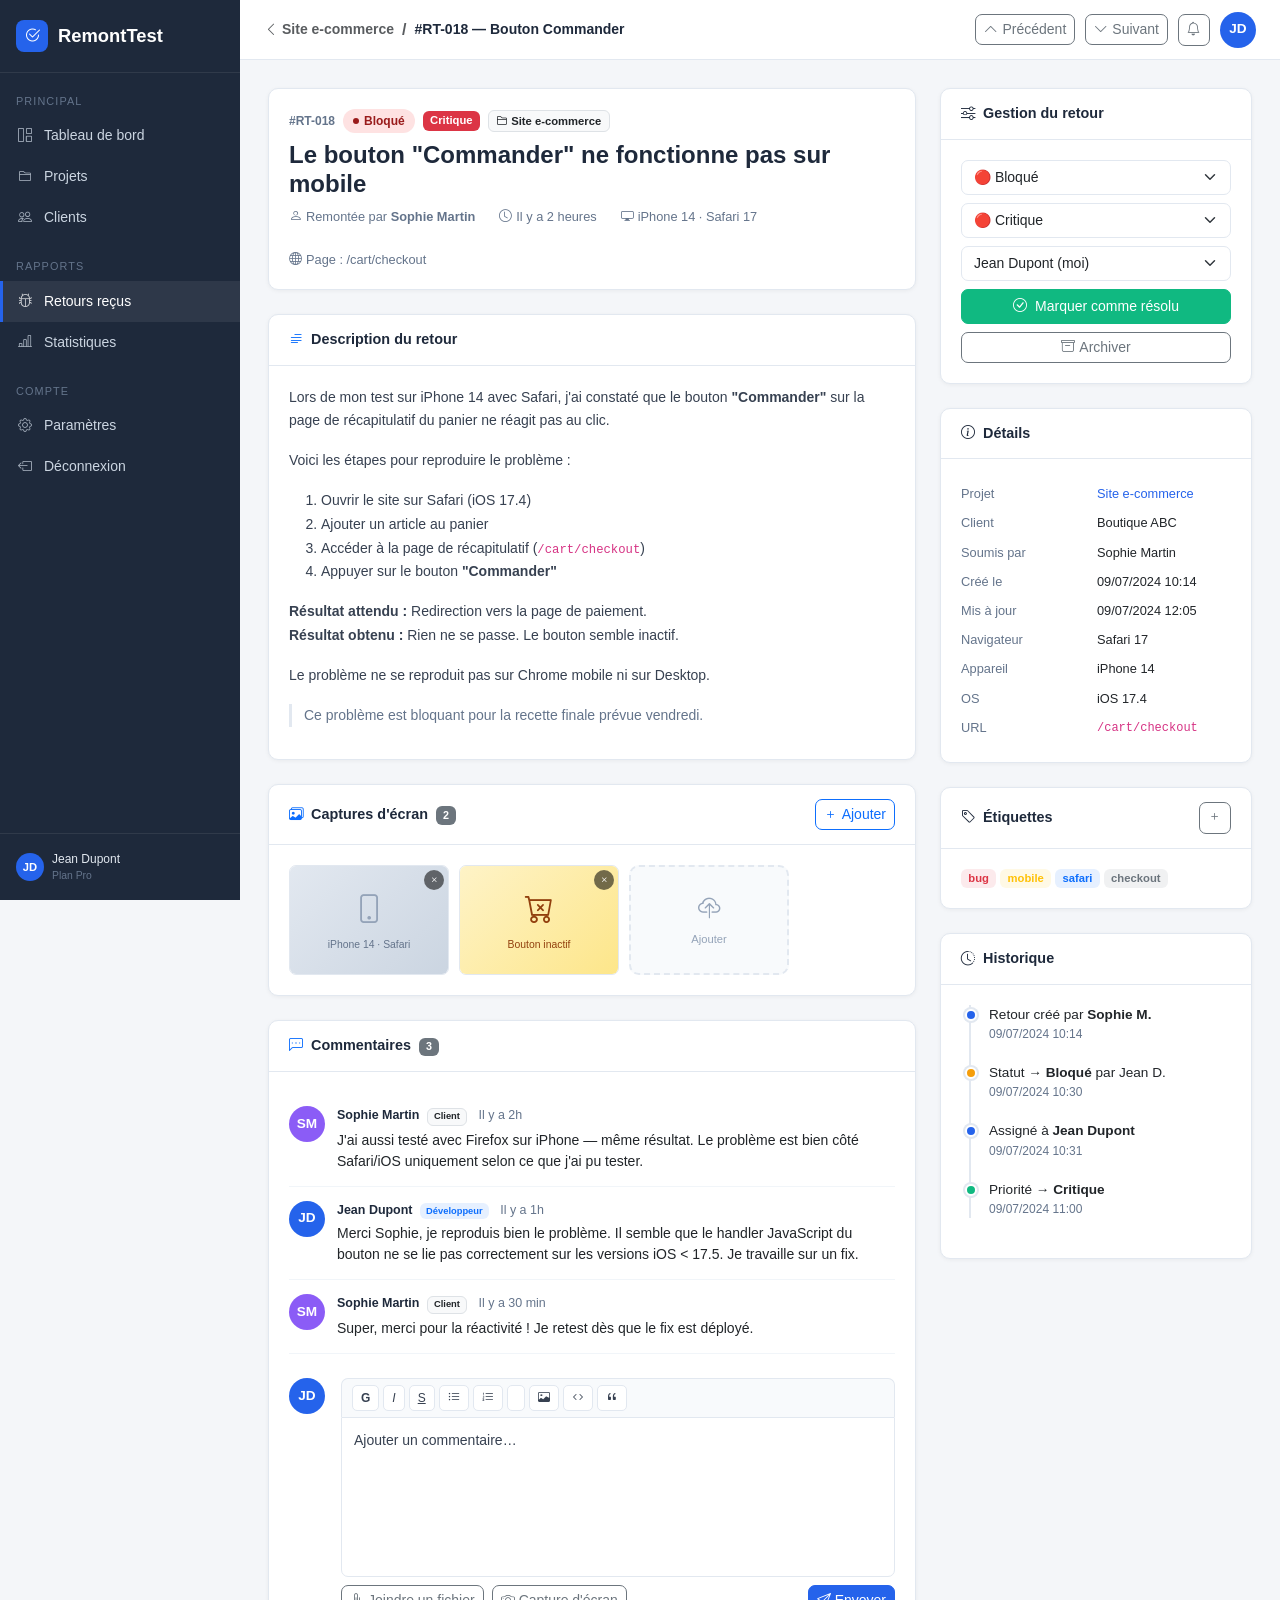
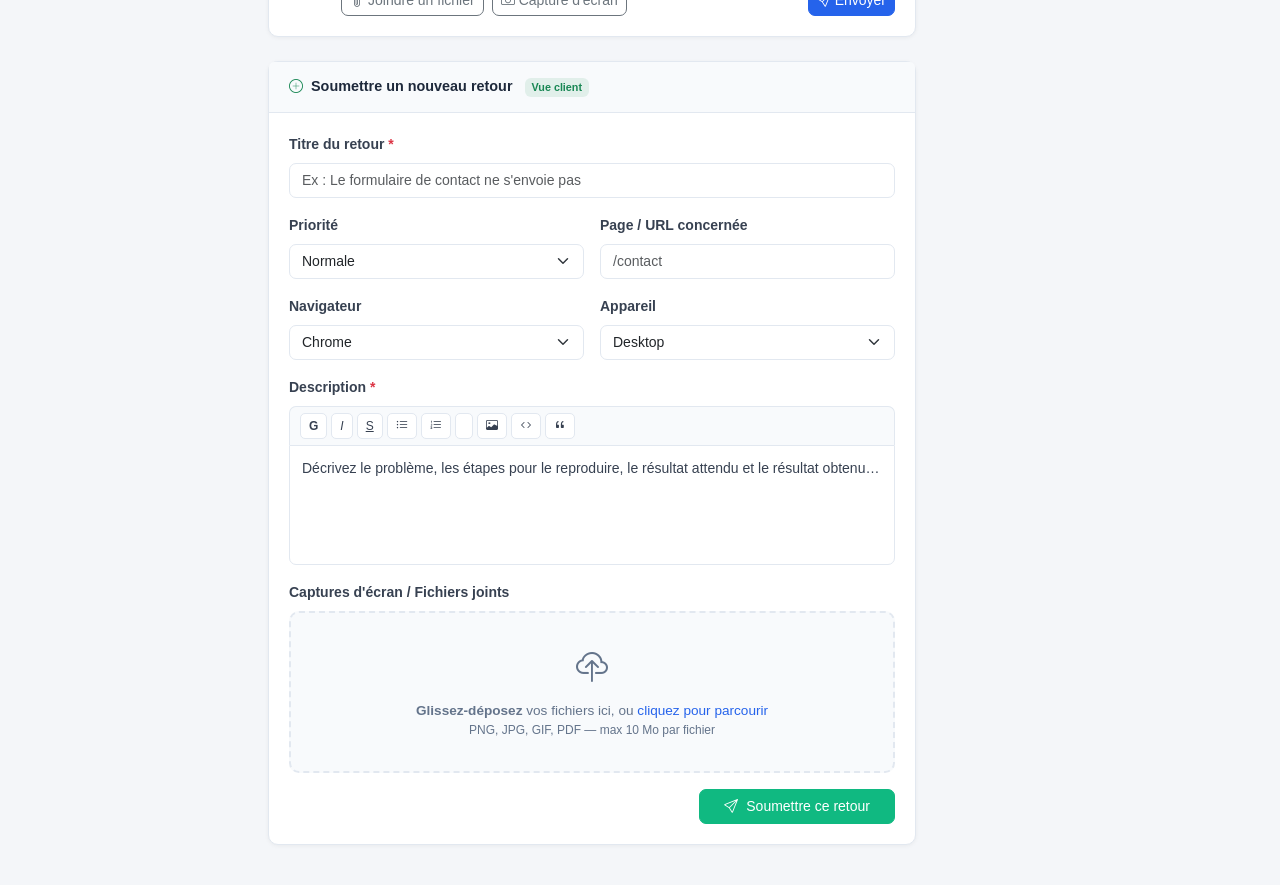
<file: test-report.html>
<!DOCTYPE html>
<html lang="fr">
<head>
  <meta charset="UTF-8" />
  <meta name="viewport" content="width=device-width, initial-scale=1.0" />
  <title>Retour #RT-018 — RemontTest</title>
  <link rel="stylesheet" href="https://cdn.jsdelivr.net/npm/bootstrap@5.3.3/dist/css/bootstrap.min.css" />
  <link rel="stylesheet" href="https://cdn.jsdelivr.net/npm/bootstrap-icons@1.11.3/font/bootstrap-icons.min.css" />
  <link rel="stylesheet" href="css/style.css" />
</head>
<body>

<div class="app-wrapper">

  <!-- SIDEBAR -->
  <aside class="sidebar">
    <a href="dashboard.html" class="sidebar-brand">
      <span class="brand-icon"><i class="bi bi-check2-circle"></i></span>
      <span>RemontTest</span>
    </a>
    <div class="sidebar-section-label">Principal</div>
    <ul class="sidebar-nav">
      <li><a href="dashboard.html"><i class="bi bi-grid-1x2 nav-icon"></i><span>Tableau de bord</span></a></li>
      <li><a href="projects.html"><i class="bi bi-folder2 nav-icon"></i><span>Projets</span></a></li>
      <li><a href="clients.html"><i class="bi bi-people nav-icon"></i><span>Clients</span></a></li>
    </ul>
    <div class="sidebar-section-label">Rapports</div>
    <ul class="sidebar-nav">
      <li><a href="test-report.html" class="active"><i class="bi bi-bug nav-icon"></i><span>Retours reçus</span></a></li>
      <li><a href="#"><i class="bi bi-bar-chart-line nav-icon"></i><span>Statistiques</span></a></li>
    </ul>
    <div class="sidebar-section-label">Compte</div>
    <ul class="sidebar-nav">
      <li><a href="#"><i class="bi bi-gear nav-icon"></i><span>Paramètres</span></a></li>
      <li><a href="login.html"><i class="bi bi-box-arrow-left nav-icon"></i><span>Déconnexion</span></a></li>
    </ul>
    <div class="sidebar-footer">
      <div class="d-flex align-items-center gap-2">
        <div class="avatar" style="width:28px;height:28px;font-size:.7rem;">JD</div>
        <div><div style="font-size:.75rem;color:#e2e8f0;">Jean Dupont</div><div style="font-size:.65rem;color:#64748b;">Plan Pro</div></div>
      </div>
    </div>
  </aside>

  <!-- MAIN -->
  <div class="main-content">
    <header class="topbar">
      <div class="topbar-title" style="display:flex;align-items:center;gap:8px;flex:1;">
        <a href="project-detail.html" class="text-muted" style="font-size:.875rem;text-decoration:none;">
          <i class="bi bi-chevron-left me-1"></i>Site e-commerce
        </a>
        <span class="text-muted">/</span>
        <span style="font-size:.875rem;font-weight:600;color:#1e293b;">#RT-018 — Bouton Commander</span>
      </div>
      <div class="topbar-actions">
        <button class="btn btn-sm btn-outline-secondary"><i class="bi bi-chevron-up me-1"></i>Précédent</button>
        <button class="btn btn-sm btn-outline-secondary"><i class="bi bi-chevron-down me-1"></i>Suivant</button>
        <button class="btn btn-sm btn-outline-secondary btn-icon"><i class="bi bi-bell"></i></button>
        <div class="avatar">JD</div>
      </div>
    </header>

    <div class="page-body">
      <div class="row g-4">

        <!-- =====================
             LEFT — Main content
        ===================== -->
        <div class="col-lg-8">

          <!-- Report header -->
          <div class="card mb-4">
            <div class="card-body">
              <div class="d-flex align-items-start gap-3">
                <div>
                  <div class="d-flex align-items-center gap-2 mb-2 flex-wrap">
                    <span style="font-size:.75rem;color:#64748b;font-weight:600;">#RT-018</span>
                    <span class="status-badge badge-blocker">Bloqué</span>
                    <span class="badge bg-danger">Critique</span>
                    <span class="badge bg-light text-dark border"><i class="bi bi-folder2 me-1"></i>Site e-commerce</span>
                  </div>
                  <h4 style="font-weight:700;color:#1e293b;margin-bottom:8px;">
                    Le bouton "Commander" ne fonctionne pas sur mobile
                  </h4>
                  <div class="d-flex align-items-center gap-4 flex-wrap" style="font-size:.8rem;color:#64748b;">
                    <span><i class="bi bi-person me-1"></i>Remontée par <strong>Sophie Martin</strong></span>
                    <span><i class="bi bi-clock me-1"></i>Il y a 2 heures</span>
                    <span><i class="bi bi-display me-1"></i>iPhone 14 · Safari 17</span>
                    <span><i class="bi bi-globe me-1"></i>Page : /cart/checkout</span>
                  </div>
                </div>
              </div>
            </div>
          </div>

          <!-- Description (WYSIWYG rendered content) -->
          <div class="card mb-4">
            <div class="card-header"><i class="bi bi-text-paragraph me-2 text-primary"></i>Description du retour</div>
            <div class="card-body">
              <div style="font-size:.875rem;line-height:1.7;color:#374151;">
                <p>Lors de mon test sur iPhone 14 avec Safari, j'ai constaté que le bouton <strong>"Commander"</strong> sur la page de récapitulatif du panier ne réagit pas au clic.</p>
                <p>Voici les étapes pour reproduire le problème :</p>
                <ol>
                  <li>Ouvrir le site sur Safari (iOS 17.4)</li>
                  <li>Ajouter un article au panier</li>
                  <li>Accéder à la page de récapitulatif (<code>/cart/checkout</code>)</li>
                  <li>Appuyer sur le bouton <strong>"Commander"</strong></li>
                </ol>
                <p><strong>Résultat attendu :</strong> Redirection vers la page de paiement.<br />
                <strong>Résultat obtenu :</strong> Rien ne se passe. Le bouton semble inactif.</p>
                <p>Le problème ne se reproduit pas sur Chrome mobile ni sur Desktop.</p>
                <blockquote style="border-left:3px solid #e2e8f0;padding-left:12px;color:#64748b;margin:12px 0;">
                  Ce problème est bloquant pour la recette finale prévue vendredi.
                </blockquote>
              </div>
            </div>
          </div>

          <!-- Screenshots -->
          <div class="card mb-4">
            <div class="card-header d-flex align-items-center justify-content-between">
              <span><i class="bi bi-images me-2 text-primary"></i>Captures d'écran <span class="badge bg-secondary ms-1">2</span></span>
              <button class="btn btn-sm btn-outline-primary"><i class="bi bi-plus me-1"></i>Ajouter</button>
            </div>
            <div class="card-body">
              <div class="screenshot-grid">
                <!-- Screenshot 1 — mock -->
                <div class="screenshot-thumb" style="width:160px;height:110px;">
                  <div style="width:100%;height:100%;background:linear-gradient(135deg,#e2e8f0,#cbd5e1);display:flex;flex-direction:column;align-items:center;justify-content:center;gap:6px;">
                    <i class="bi bi-phone" style="font-size:1.8rem;color:#94a3b8;"></i>
                    <span style="font-size:.65rem;color:#64748b;">iPhone 14 · Safari</span>
                  </div>
                  <div class="thumb-delete"><i class="bi bi-x"></i></div>
                </div>
                <!-- Screenshot 2 — mock -->
                <div class="screenshot-thumb" style="width:160px;height:110px;">
                  <div style="width:100%;height:100%;background:linear-gradient(135deg,#fef3c7,#fde68a);display:flex;flex-direction:column;align-items:center;justify-content:center;gap:6px;">
                    <i class="bi bi-cart-x" style="font-size:1.8rem;color:#92400e;"></i>
                    <span style="font-size:.65rem;color:#92400e;">Bouton inactif</span>
                  </div>
                  <div class="thumb-delete"><i class="bi bi-x"></i></div>
                </div>
                <!-- Upload zone -->
                <div class="upload-zone" style="width:160px;height:110px;padding:0;display:flex;align-items:center;justify-content:center;flex-direction:column;gap:4px;">
                  <i class="bi bi-cloud-upload" style="font-size:1.4rem;color:#94a3b8;"></i>
                  <span style="font-size:.7rem;color:#94a3b8;">Ajouter</span>
                </div>
              </div>
            </div>
          </div>

          <!-- Comments thread -->
          <div class="card mb-4">
            <div class="card-header"><i class="bi bi-chat-left-dots me-2 text-primary"></i>Commentaires <span class="badge bg-secondary ms-1">3</span></div>
            <div class="card-body">

              <!-- Comment 1 -->
              <div class="comment-item">
                <div class="avatar" style="background:#8b5cf6;flex-shrink:0;">SM</div>
                <div class="comment-body">
                  <div class="comment-meta">
                    <strong>Sophie Martin</strong> <span class="badge bg-light text-dark border ms-1">Client</span>
                    <span class="ms-2">Il y a 2h</span>
                  </div>
                  <div class="comment-text">
                    J'ai aussi testé avec Firefox sur iPhone — même résultat. Le problème est bien côté Safari/iOS uniquement selon ce que j'ai pu tester.
                  </div>
                </div>
              </div>

              <!-- Comment 2 -->
              <div class="comment-item">
                <div class="avatar" style="flex-shrink:0;">JD</div>
                <div class="comment-body">
                  <div class="comment-meta">
                    <strong>Jean Dupont</strong> <span class="badge bg-primary bg-opacity-10 text-primary ms-1">Développeur</span>
                    <span class="ms-2">Il y a 1h</span>
                  </div>
                  <div class="comment-text">
                    Merci Sophie, je reproduis bien le problème. Il semble que le handler JavaScript du bouton ne se lie pas correctement sur les versions iOS &lt; 17.5. Je travaille sur un fix.
                  </div>
                </div>
              </div>

              <!-- Comment 3 -->
              <div class="comment-item">
                <div class="avatar" style="background:#8b5cf6;flex-shrink:0;">SM</div>
                <div class="comment-body">
                  <div class="comment-meta">
                    <strong>Sophie Martin</strong> <span class="badge bg-light text-dark border ms-1">Client</span>
                    <span class="ms-2">Il y a 30 min</span>
                  </div>
                  <div class="comment-text">
                    Super, merci pour la réactivité ! Je retest dès que le fix est déployé.
                  </div>
                </div>
              </div>

              <!-- New comment WYSIWYG -->
              <div class="mt-4">
                <div class="d-flex gap-3">
                  <div class="avatar" style="flex-shrink:0;">JD</div>
                  <div class="flex-grow-1">
                    <div class="wysiwyg-toolbar">
                      <button type="button" class="btn"><b>G</b></button>
                      <button type="button" class="btn"><em>I</em></button>
                      <button type="button" class="btn"><u>S</u></button>
                      <button type="button" class="btn"><i class="bi bi-list-ul"></i></button>
                      <button type="button" class="btn"><i class="bi bi-list-ol"></i></button>
                      <button type="button" class="btn"><i class="bi bi-link45deg"></i></button>
                      <button type="button" class="btn"><i class="bi bi-image"></i></button>
                      <button type="button" class="btn"><i class="bi bi-code"></i></button>
                      <button type="button" class="btn"><i class="bi bi-quote"></i></button>
                    </div>
                    <div class="wysiwyg-content" contenteditable="true">
                      Ajouter un commentaire…
                    </div>
                    <div class="d-flex align-items-center justify-content-between mt-2 gap-2">
                      <div class="d-flex gap-2">
                        <button type="button" class="btn btn-sm btn-outline-secondary">
                          <i class="bi bi-paperclip me-1"></i>Joindre un fichier
                        </button>
                        <button type="button" class="btn btn-sm btn-outline-secondary">
                          <i class="bi bi-camera me-1"></i>Capture d'écran
                        </button>
                      </div>
                      <button type="button" class="btn btn-sm btn-primary">
                        <i class="bi bi-send me-1"></i>Envoyer
                      </button>
                    </div>
                  </div>
                </div>
              </div>

            </div>
          </div>

          <!-- New feedback form (client view) -->
          <div class="card">
            <div class="card-header" style="background:#f8fafc;">
              <i class="bi bi-plus-circle me-2 text-success"></i>Soumettre un nouveau retour
              <span class="badge bg-success bg-opacity-10 text-success ms-2">Vue client</span>
            </div>
            <div class="card-body">
              <form novalidate>

                <div class="mb-3">
                  <label class="form-label" for="fb-title">Titre du retour <span class="text-danger">*</span></label>
                  <input id="fb-title" type="text" class="form-control"
                         placeholder="Ex : Le formulaire de contact ne s'envoie pas" required />
                </div>

                <div class="row g-3 mb-3">
                  <div class="col-md-6">
                    <label class="form-label" for="fb-priority">Priorité</label>
                    <select id="fb-priority" class="form-select">
                      <option>Normale</option>
                      <option>Basse</option>
                      <option>Haute</option>
                      <option>Critique</option>
                    </select>
                  </div>
                  <div class="col-md-6">
                    <label class="form-label" for="fb-page">Page / URL concernée</label>
                    <input id="fb-page" type="text" class="form-control" placeholder="/contact" />
                  </div>
                </div>

                <div class="row g-3 mb-3">
                  <div class="col-md-6">
                    <label class="form-label" for="fb-browser">Navigateur</label>
                    <select id="fb-browser" class="form-select">
                      <option>Chrome</option>
                      <option>Firefox</option>
                      <option>Safari</option>
                      <option>Edge</option>
                      <option>Autre</option>
                    </select>
                  </div>
                  <div class="col-md-6">
                    <label class="form-label" for="fb-device">Appareil</label>
                    <select id="fb-device" class="form-select">
                      <option>Desktop</option>
                      <option>Mobile</option>
                      <option>Tablette</option>
                    </select>
                  </div>
                </div>

                <div class="mb-3">
                  <label class="form-label">Description <span class="text-danger">*</span></label>
                  <div class="wysiwyg-toolbar">
                    <button type="button" class="btn"><b>G</b></button>
                    <button type="button" class="btn"><em>I</em></button>
                    <button type="button" class="btn"><u>S</u></button>
                    <button type="button" class="btn"><i class="bi bi-list-ul"></i></button>
                    <button type="button" class="btn"><i class="bi bi-list-ol"></i></button>
                    <button type="button" class="btn"><i class="bi bi-link45deg"></i></button>
                    <button type="button" class="btn"><i class="bi bi-image"></i></button>
                    <button type="button" class="btn"><i class="bi bi-code"></i></button>
                    <button type="button" class="btn"><i class="bi bi-quote"></i></button>
                  </div>
                  <div class="wysiwyg-content" contenteditable="true" style="min-height:120px;">
                    Décrivez le problème, les étapes pour le reproduire, le résultat attendu et le résultat obtenu…
                  </div>
                </div>

                <!-- Upload zone -->
                <div class="mb-3">
                  <label class="form-label">Captures d'écran / Fichiers joints</label>
                  <div class="upload-zone">
                    <div class="upload-icon"><i class="bi bi-cloud-upload"></i></div>
                    <p><strong>Glissez-déposez</strong> vos fichiers ici, ou <a href="#">cliquez pour parcourir</a></p>
                    <p style="font-size:.75rem;">PNG, JPG, GIF, PDF — max 10 Mo par fichier</p>
                  </div>
                </div>

                <div class="d-flex justify-content-end">
                  <button type="submit" class="btn btn-success px-4">
                    <i class="bi bi-send me-2"></i>Soumettre ce retour
                  </button>
                </div>

              </form>
            </div>
          </div>

        </div>

        <!-- =====================
             RIGHT — Sidebar meta
        ===================== -->
        <div class="col-lg-4">

          <!-- Status actions -->
          <div class="card mb-4">
            <div class="card-header"><i class="bi bi-sliders me-2"></i>Gestion du retour</div>
            <div class="card-body d-grid gap-2">
              <select class="form-select">
                <option>🔴 Bloqué</option>
                <option>🟡 Ouvert</option>
                <option>🔵 En cours</option>
                <option>🟣 En revue</option>
                <option>🟢 Résolu</option>
              </select>
              <select class="form-select">
                <option>🔴 Critique</option>
                <option>🟠 Haute</option>
                <option>🟡 Normale</option>
                <option>⚪ Basse</option>
              </select>
              <select class="form-select">
                <option>Assigner à…</option>
                <option selected>Jean Dupont (moi)</option>
                <option>Marie Leclerc</option>
                <option>Paul Simon</option>
              </select>
              <button class="btn btn-success">
                <i class="bi bi-check-circle me-2"></i>Marquer comme résolu
              </button>
              <button class="btn btn-outline-secondary btn-sm">
                <i class="bi bi-archive me-1"></i>Archiver
              </button>
            </div>
          </div>

          <!-- Metadata -->
          <div class="card mb-4">
            <div class="card-header"><i class="bi bi-info-circle me-2"></i>Détails</div>
            <div class="card-body">
              <table style="width:100%;font-size:.8rem;">
                <tr>
                  <td style="color:#64748b;padding:5px 0;width:50%;">Projet</td>
                  <td><a href="project-detail.html">Site e-commerce</a></td>
                </tr>
                <tr>
                  <td style="color:#64748b;padding:5px 0;">Client</td>
                  <td>Boutique ABC</td>
                </tr>
                <tr>
                  <td style="color:#64748b;padding:5px 0;">Soumis par</td>
                  <td>Sophie Martin</td>
                </tr>
                <tr>
                  <td style="color:#64748b;padding:5px 0;">Créé le</td>
                  <td>09/07/2024 10:14</td>
                </tr>
                <tr>
                  <td style="color:#64748b;padding:5px 0;">Mis à jour</td>
                  <td>09/07/2024 12:05</td>
                </tr>
                <tr>
                  <td style="color:#64748b;padding:5px 0;">Navigateur</td>
                  <td>Safari 17</td>
                </tr>
                <tr>
                  <td style="color:#64748b;padding:5px 0;">Appareil</td>
                  <td>iPhone 14</td>
                </tr>
                <tr>
                  <td style="color:#64748b;padding:5px 0;">OS</td>
                  <td>iOS 17.4</td>
                </tr>
                <tr>
                  <td style="color:#64748b;padding:5px 0;">URL</td>
                  <td><code style="font-size:.75rem;">/cart/checkout</code></td>
                </tr>
              </table>
            </div>
          </div>

          <!-- Labels -->
          <div class="card mb-4">
            <div class="card-header d-flex align-items-center justify-content-between">
              <span><i class="bi bi-tag me-2"></i>Étiquettes</span>
              <button class="btn btn-sm btn-outline-secondary btn-icon" title="Ajouter"><i class="bi bi-plus"></i></button>
            </div>
            <div class="card-body d-flex flex-wrap gap-1">
              <span class="badge bg-danger bg-opacity-10 text-danger">bug</span>
              <span class="badge bg-warning bg-opacity-10 text-warning">mobile</span>
              <span class="badge bg-primary bg-opacity-10 text-primary">safari</span>
              <span class="badge bg-secondary bg-opacity-10 text-secondary">checkout</span>
            </div>
          </div>

          <!-- Activity log -->
          <div class="card">
            <div class="card-header"><i class="bi bi-clock-history me-2"></i>Historique</div>
            <div class="card-body">
              <div class="timeline">
                <div class="timeline-item">
                  <div class="timeline-dot blue"></div>
                  <div class="timeline-text">Retour créé par <strong>Sophie M.</strong></div>
                  <div class="timeline-date">09/07/2024 10:14</div>
                </div>
                <div class="timeline-item">
                  <div class="timeline-dot orange"></div>
                  <div class="timeline-text">Statut → <strong>Bloqué</strong> par Jean D.</div>
                  <div class="timeline-date">09/07/2024 10:30</div>
                </div>
                <div class="timeline-item">
                  <div class="timeline-dot blue"></div>
                  <div class="timeline-text">Assigné à <strong>Jean Dupont</strong></div>
                  <div class="timeline-date">09/07/2024 10:31</div>
                </div>
                <div class="timeline-item">
                  <div class="timeline-dot green"></div>
                  <div class="timeline-text">Priorité → <strong>Critique</strong></div>
                  <div class="timeline-date">09/07/2024 11:00</div>
                </div>
              </div>
            </div>
          </div>

        </div>
      </div>
    </div>
  </div>
</div>

<script src="https://cdn.jsdelivr.net/npm/bootstrap@5.3.3/dist/js/bootstrap.bundle.min.js"></script>
</body>
</html>
</file>
<file: css/style.css>
/* ============================================================
   RemontTest — Custom Stylesheet
   Font: Arial (system)
   ============================================================ */

/* ---------- Global ---------- */
*, *::before, *::after { box-sizing: border-box; }

body {
  font-family: Arial, Helvetica, sans-serif;
  font-size: 15px;
  background-color: #f4f6f9;
  color: #333;
}

/* ---------- Brand / Palette ---------- */
:root {
  --brand-primary:   #2563eb;
  --brand-primary-d: #1d4ed8;
  --brand-accent:    #10b981;
  --brand-accent-d:  #059669;
  --sidebar-bg:      #1e293b;
  --sidebar-txt:     #cbd5e1;
  --sidebar-active:  #2563eb;
  --topbar-bg:       #ffffff;
  --card-bg:         #ffffff;
  --border-color:    #e2e8f0;
  --text-muted:      #64748b;
  --badge-todo:      #f59e0b;
  --badge-progress:  #3b82f6;
  --badge-done:      #10b981;
  --badge-blocker:   #ef4444;
}

a { color: var(--brand-primary); text-decoration: none; }
a:hover { color: var(--brand-primary-d); text-decoration: underline; }

/* ---------- Scrollbar (webkit) ---------- */
::-webkit-scrollbar { width: 6px; height: 6px; }
::-webkit-scrollbar-track { background: #f1f5f9; }
::-webkit-scrollbar-thumb { background: #94a3b8; border-radius: 3px; }

/* ============================================================
   LAYOUT — Sidebar + Main
   ============================================================ */
.app-wrapper {
  display: flex;
  min-height: 100vh;
}

/* --- Sidebar --- */
.sidebar {
  width: 240px;
  min-width: 240px;
  background: var(--sidebar-bg);
  color: var(--sidebar-txt);
  display: flex;
  flex-direction: column;
  position: fixed;
  top: 0; left: 0; bottom: 0;
  overflow-y: auto;
  z-index: 1000;
  transition: width .25s ease;
}

.sidebar-brand {
  display: flex;
  align-items: center;
  gap: 10px;
  padding: 20px 16px;
  font-size: 1.15rem;
  font-weight: 700;
  color: #fff;
  border-bottom: 1px solid rgba(255,255,255,.08);
  text-decoration: none;
}
.sidebar-brand:hover { color: #fff; text-decoration: none; }

.sidebar-brand .brand-icon {
  width: 32px; height: 32px;
  background: var(--brand-primary);
  border-radius: 8px;
  display: flex; align-items: center; justify-content: center;
  font-size: 1rem; color: #fff;
}

.sidebar-section-label {
  font-size: 0.68rem;
  text-transform: uppercase;
  letter-spacing: .1em;
  color: #64748b;
  padding: 20px 16px 6px;
}

.sidebar-nav { list-style: none; padding: 0; margin: 0; }

.sidebar-nav li a {
  display: flex;
  align-items: center;
  gap: 10px;
  padding: 10px 16px;
  color: var(--sidebar-txt);
  font-size: 0.875rem;
  border-radius: 0;
  transition: background .15s, color .15s;
  text-decoration: none;
}
.sidebar-nav li a:hover,
.sidebar-nav li a.active {
  background: rgba(255,255,255,.07);
  color: #fff;
  text-decoration: none;
}
.sidebar-nav li a.active {
  border-left: 3px solid var(--sidebar-active);
  padding-left: 13px;
}
.sidebar-nav li a .nav-icon {
  width: 18px;
  text-align: center;
  opacity: .75;
}

.sidebar-footer {
  margin-top: auto;
  padding: 16px;
  border-top: 1px solid rgba(255,255,255,.08);
  font-size: 0.8rem;
  color: #64748b;
}

/* --- Main content area --- */
.main-content {
  margin-left: 240px;
  flex: 1;
  display: flex;
  flex-direction: column;
  min-height: 100vh;
}

/* --- Top bar --- */
.topbar {
  background: var(--topbar-bg);
  border-bottom: 1px solid var(--border-color);
  height: 60px;
  display: flex;
  align-items: center;
  padding: 0 24px;
  gap: 16px;
  position: sticky;
  top: 0;
  z-index: 900;
}
.topbar-title {
  font-size: 1rem;
  font-weight: 600;
  color: #1e293b;
  flex: 1;
}
.topbar-actions { display: flex; align-items: center; gap: 10px; }

.avatar {
  width: 36px; height: 36px;
  border-radius: 50%;
  background: var(--brand-primary);
  color: #fff;
  display: flex; align-items: center; justify-content: center;
  font-size: 0.85rem;
  font-weight: 600;
  text-transform: uppercase;
}

/* --- Page body --- */
.page-body {
  padding: 28px 28px 40px;
  flex: 1;
}

/* ============================================================
   CARDS
   ============================================================ */
.card {
  background: var(--card-bg);
  border: 1px solid var(--border-color);
  border-radius: 10px;
  box-shadow: 0 1px 4px rgba(0,0,0,.05);
}
.card-header {
  background: transparent;
  border-bottom: 1px solid var(--border-color);
  padding: 14px 20px;
  font-weight: 600;
  font-size: 0.9rem;
  color: #1e293b;
}
.card-body { padding: 20px; }

/* stat cards on dashboard */
.stat-card {
  border-radius: 10px;
  padding: 20px;
  color: #fff;
  display: flex;
  flex-direction: column;
  gap: 6px;
}
.stat-card .stat-label { font-size: 0.8rem; opacity: .8; }
.stat-card .stat-value { font-size: 2rem; font-weight: 700; line-height: 1; }
.stat-card .stat-sub   { font-size: 0.75rem; opacity: .7; }

.stat-card.blue   { background: linear-gradient(135deg, #2563eb, #3b82f6); }
.stat-card.green  { background: linear-gradient(135deg, #059669, #10b981); }
.stat-card.orange { background: linear-gradient(135deg, #d97706, #f59e0b); }
.stat-card.red    { background: linear-gradient(135deg, #dc2626, #ef4444); }

/* ============================================================
   BADGES — Status
   ============================================================ */
.badge-todo      { background: #fef3c7; color: #92400e; }
.badge-progress  { background: #dbeafe; color: #1e40af; }
.badge-done      { background: #d1fae5; color: #065f46; }
.badge-blocker   { background: #fee2e2; color: #991b1b; }
.badge-review    { background: #ede9fe; color: #5b21b6; }

.status-badge {
  display: inline-flex; align-items: center; gap: 5px;
  padding: 3px 10px;
  border-radius: 20px;
  font-size: 0.75rem;
  font-weight: 600;
}
.status-badge::before {
  content: '';
  width: 6px; height: 6px;
  border-radius: 50%;
  background: currentColor;
}

/* ============================================================
   TABLES
   ============================================================ */
.table-custom { font-size: 0.875rem; }
.table-custom th {
  font-weight: 600;
  font-size: 0.75rem;
  text-transform: uppercase;
  letter-spacing: .05em;
  color: var(--text-muted);
  background: #f8fafc;
  border-bottom: 1px solid var(--border-color);
  padding: 10px 16px;
}
.table-custom td {
  padding: 12px 16px;
  vertical-align: middle;
  border-bottom: 1px solid #f1f5f9;
}
.table-custom tr:hover td { background: #f8fafc; }

/* ============================================================
   BUTTONS
   ============================================================ */
.btn { font-family: Arial, Helvetica, sans-serif; font-size: 0.875rem; border-radius: 7px; }
.btn-primary   { background: var(--brand-primary); border-color: var(--brand-primary); }
.btn-primary:hover { background: var(--brand-primary-d); border-color: var(--brand-primary-d); }
.btn-success   { background: var(--brand-accent); border-color: var(--brand-accent); }
.btn-success:hover { background: var(--brand-accent-d); border-color: var(--brand-accent-d); }

.btn-icon {
  width: 32px; height: 32px;
  display: inline-flex; align-items: center; justify-content: center;
  padding: 0;
  border-radius: 7px;
  font-size: 0.85rem;
}

/* ============================================================
   FORMS
   ============================================================ */
.form-control, .form-select {
  font-family: Arial, Helvetica, sans-serif;
  font-size: 0.875rem;
  border: 1px solid var(--border-color);
  border-radius: 7px;
}
.form-control:focus, .form-select:focus {
  border-color: var(--brand-primary);
  box-shadow: 0 0 0 3px rgba(37,99,235,.12);
}
.form-label { font-size: 0.875rem; font-weight: 600; color: #374151; }

/* WYSIWYG mock toolbar */
.wysiwyg-toolbar {
  background: #f8fafc;
  border: 1px solid var(--border-color);
  border-bottom: none;
  border-radius: 7px 7px 0 0;
  padding: 6px 10px;
  display: flex;
  gap: 4px;
  flex-wrap: wrap;
}
.wysiwyg-toolbar .btn {
  font-size: 0.75rem;
  padding: 3px 8px;
  border-radius: 5px;
  background: #fff;
  border: 1px solid var(--border-color);
  color: #374151;
}
.wysiwyg-toolbar .btn:hover { background: #e2e8f0; }
.wysiwyg-content {
  border: 1px solid var(--border-color);
  border-radius: 0 0 7px 7px;
  min-height: 160px;
  padding: 12px;
  background: #fff;
  font-size: 0.875rem;
  color: #374151;
}

/* Screenshot upload zone */
.upload-zone {
  border: 2px dashed var(--border-color);
  border-radius: 10px;
  padding: 32px;
  text-align: center;
  background: #f8fafc;
  cursor: pointer;
  transition: border-color .2s, background .2s;
}
.upload-zone:hover {
  border-color: var(--brand-primary);
  background: #eff6ff;
}
.upload-zone .upload-icon { font-size: 2rem; color: var(--text-muted); margin-bottom: 8px; }
.upload-zone p { margin: 0; font-size: 0.85rem; color: var(--text-muted); }

/* Thumbnail grid */
.screenshot-grid { display: flex; gap: 10px; flex-wrap: wrap; }
.screenshot-thumb {
  width: 120px; height: 80px;
  border-radius: 7px;
  border: 1px solid var(--border-color);
  overflow: hidden;
  position: relative;
  background: #e2e8f0;
  display: flex; align-items: center; justify-content: center;
  font-size: 1.5rem; color: #94a3b8;
}
.screenshot-thumb img { width: 100%; height: 100%; object-fit: cover; }
.screenshot-thumb .thumb-delete {
  position: absolute; top: 4px; right: 4px;
  width: 20px; height: 20px;
  background: rgba(0,0,0,.55);
  color: #fff;
  border-radius: 50%;
  display: flex; align-items: center; justify-content: center;
  font-size: 0.65rem;
  cursor: pointer;
}

/* ============================================================
   COMMENTS
   ============================================================ */
.comment-item {
  display: flex;
  gap: 12px;
  padding: 14px 0;
  border-bottom: 1px solid #f1f5f9;
}
.comment-item:last-child { border-bottom: none; }
.comment-body { flex: 1; }
.comment-meta { font-size: 0.78rem; color: var(--text-muted); margin-bottom: 4px; }
.comment-meta strong { color: #1e293b; }
.comment-text { font-size: 0.875rem; }

/* ============================================================
   PROGRESS BAR
   ============================================================ */
.progress-thin { height: 5px; border-radius: 3px; background: #e2e8f0; }
.progress-thin .progress-bar { border-radius: 3px; }

/* ============================================================
   AUTH PAGES (login / register)
   ============================================================ */
.auth-page {
  min-height: 100vh;
  background: linear-gradient(135deg, #1e293b 0%, #0f172a 100%);
  display: flex;
  align-items: center;
  justify-content: center;
  padding: 24px;
}
.auth-card {
  background: #fff;
  border-radius: 14px;
  box-shadow: 0 20px 60px rgba(0,0,0,.25);
  width: 100%;
  max-width: 440px;
  padding: 40px;
}
.auth-logo {
  display: flex;
  align-items: center;
  gap: 10px;
  font-size: 1.3rem;
  font-weight: 700;
  color: #1e293b;
  margin-bottom: 28px;
}
.auth-logo .brand-icon {
  width: 38px; height: 38px;
  background: var(--brand-primary);
  border-radius: 9px;
  display: flex; align-items: center; justify-content: center;
  color: #fff; font-size: 1.1rem;
}

/* ============================================================
   LANDING PAGE
   ============================================================ */
.landing-nav {
  position: fixed; top: 0; left: 0; right: 0;
  z-index: 999;
  background: rgba(15,23,42,.92);
  backdrop-filter: blur(8px);
  padding: 0 24px;
  height: 64px;
  display: flex; align-items: center; justify-content: space-between;
}
.landing-nav .brand {
  font-size: 1.2rem; font-weight: 700; color: #fff;
  display: flex; align-items: center; gap: 10px;
  text-decoration: none;
}
.landing-nav .nav-links { display: flex; gap: 24px; align-items: center; }
.landing-nav .nav-links a { color: #cbd5e1; font-size: 0.9rem; text-decoration: none; }
.landing-nav .nav-links a:hover { color: #fff; }

.hero-section {
  background: linear-gradient(135deg, #0f172a 0%, #1e3a8a 60%, #1e40af 100%);
  min-height: 100vh;
  display: flex; align-items: center;
  padding: 100px 24px 60px;
  position: relative;
  overflow: hidden;
}
.hero-section::before {
  content: '';
  position: absolute; inset: 0;
  background: url("data:image/svg+xml,%3Csvg width='60' height='60' viewBox='0 0 60 60' xmlns='http://www.w3.org/2000/svg'%3E%3Cg fill='none' fill-rule='evenodd'%3E%3Cg fill='%23ffffff' fill-opacity='0.03'%3E%3Cpath d='M36 34v-4h-2v4h-4v2h4v4h2v-4h4v-2h-4zm0-30V0h-2v4h-4v2h4v4h2V6h4V4h-4zM6 34v-4H4v4H0v2h4v4h2v-4h4v-2H6zM6 4V0H4v4H0v2h4v4h2V6h4V4H6z'/%3E%3C/g%3E%3C/g%3E%3C/svg%3E");
}
.hero-content { position: relative; z-index: 1; }
.hero-title {
  font-size: 3rem; font-weight: 700; color: #fff; line-height: 1.15;
  margin-bottom: 20px;
}
.hero-title span { color: #60a5fa; }
.hero-sub {
  font-size: 1.1rem; color: #94a3b8; max-width: 540px; margin-bottom: 32px; line-height: 1.6;
}
.hero-badges { display: flex; gap: 10px; flex-wrap: wrap; margin-bottom: 32px; }
.hero-badge {
  background: rgba(255,255,255,.1);
  border: 1px solid rgba(255,255,255,.15);
  color: #e2e8f0;
  padding: 5px 14px; border-radius: 20px; font-size: 0.8rem;
}

.feature-section { padding: 80px 0; background: #f8fafc; }
.feature-card {
  background: #fff; border-radius: 12px;
  border: 1px solid var(--border-color);
  padding: 28px; height: 100%;
  transition: box-shadow .2s, transform .2s;
}
.feature-card:hover { box-shadow: 0 8px 30px rgba(0,0,0,.08); transform: translateY(-2px); }
.feature-icon {
  width: 48px; height: 48px; border-radius: 12px;
  display: flex; align-items: center; justify-content: center;
  font-size: 1.3rem; margin-bottom: 16px;
}
.fi-blue   { background: #dbeafe; color: #1d4ed8; }
.fi-green  { background: #d1fae5; color: #065f46; }
.fi-orange { background: #fef3c7; color: #92400e; }
.fi-purple { background: #ede9fe; color: #5b21b6; }
.fi-red    { background: #fee2e2; color: #991b1b; }

.cta-section {
  background: linear-gradient(135deg, #1e3a8a, #2563eb);
  padding: 80px 24px; text-align: center;
}

.landing-footer {
  background: #0f172a; color: #64748b; padding: 40px 24px 24px;
}

/* ============================================================
   PROJECT DETAIL — tabs
   ============================================================ */
.nav-tabs .nav-link {
  font-size: 0.875rem; color: var(--text-muted);
  border: none; border-bottom: 2px solid transparent;
  padding: 10px 16px; border-radius: 0;
}
.nav-tabs .nav-link.active {
  color: var(--brand-primary);
  border-bottom-color: var(--brand-primary);
  background: transparent;
}
.nav-tabs { border-bottom: 1px solid var(--border-color); }

/* Activity timeline */
.timeline { position: relative; padding-left: 28px; }
.timeline::before {
  content: '';
  position: absolute; left: 8px; top: 0; bottom: 0;
  width: 2px; background: var(--border-color);
}
.timeline-item { position: relative; margin-bottom: 20px; }
.timeline-dot {
  position: absolute; left: -24px; top: 4px;
  width: 12px; height: 12px; border-radius: 50%;
  border: 2px solid #fff;
  box-shadow: 0 0 0 2px var(--border-color);
}
.timeline-dot.blue   { background: var(--brand-primary); }
.timeline-dot.green  { background: var(--brand-accent); }
.timeline-dot.orange { background: #f59e0b; }
.timeline-dot.red    { background: #ef4444; }
.timeline-text { font-size: 0.85rem; }
.timeline-date { font-size: 0.75rem; color: var(--text-muted); }

/* ============================================================
   RESPONSIVE
   ============================================================ */
@media (max-width: 991.98px) {
  .sidebar { width: 64px; min-width: 64px; }
  .sidebar-brand span,
  .sidebar-section-label,
  .sidebar-nav li a span,
  .sidebar-footer { display: none; }
  .sidebar-brand { justify-content: center; padding: 16px; }
  .sidebar-nav li a { justify-content: center; padding: 12px; }
  .sidebar-nav li a.active { border-left: none; padding: 12px; }
  .main-content { margin-left: 64px; }
}

@media (max-width: 575.98px) {
  .hero-title { font-size: 2rem; }
  .page-body { padding: 16px; }
  .stat-card .stat-value { font-size: 1.5rem; }
}
</file>
